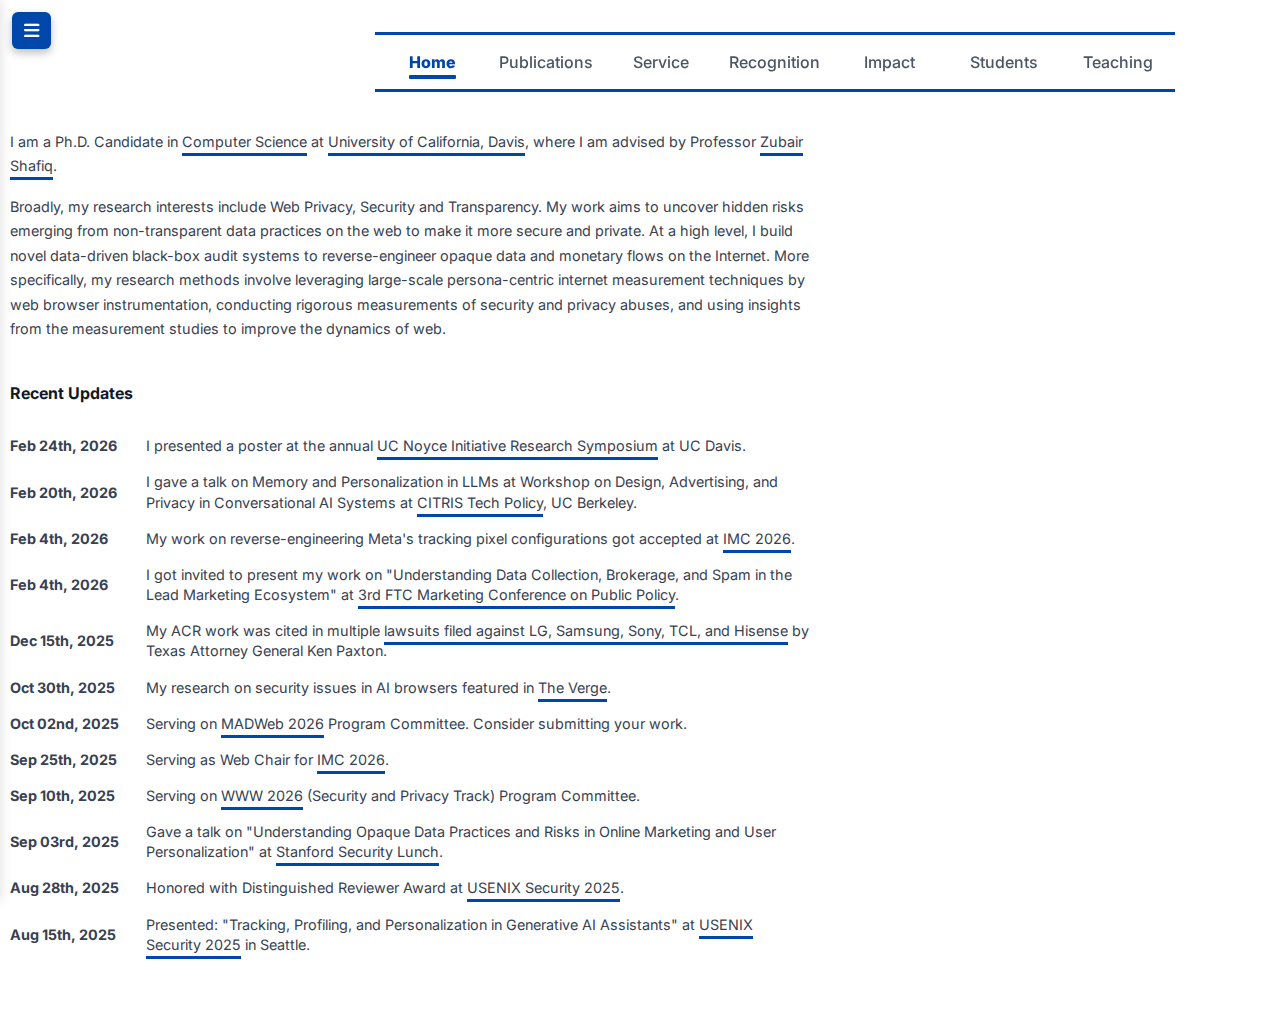
<file: index.html>
<!DOCTYPE html>
<html lang="en">
<head>
    <meta charset="UTF-8">
    <meta name="viewport" content="width=device-width, initial-scale=1.0">
    <meta http-equiv="Content-Security-Policy" content="upgrade-insecure-requests">
    <title>Yash Vekaria</title>
    <meta name="description" content="I am a PhD Candidate in the department of Computer Science and Engineering at the University of California, Davis. My research focuses on web privacy and security, transparency, and measurement studies of online tracking and advertising systems.">
    <meta name="keywords" content="Yash Vekaria, PhD candidate, computer science, UC Davis, web privacy, security, tracking, advertising">
    <meta name="author" content="Yash Vekaria">
    
    
    <meta property="og:type" content="website">
    <meta property="og:url" content="https://www.yashvekaria.com/">
    <meta property="og:title" content="Yash Vekaria">
    <meta property="og:description" content="I am a PhD Candidate in the department of Computer Science and Engineering at the University of California, Davis. My research focuses on web privacy and security, transparency, and measurement studies of online tracking and advertising systems.">
    <meta property="og:image" content="https://www.yashvekaria.com/img/profile-photo.jpg">

    
    <meta property="twitter:card" content="summary_large_image">
    <meta property="twitter:url" content="https://www.yashvekaria.com/">
    <meta property="twitter:title" content="Yash Vekaria">
    <meta property="twitter:description" content="I am a PhD Candidate in the department of Computer Science and Engineering at the University of California, Davis. My research focuses on web privacy and security, transparency, and measurement studies of online tracking and advertising systems.">
    <meta property="twitter:image" content="https://www.yashvekaria.com/img/profile-photo.jpg">
    
    <link rel="canonical" href="https://www.yashvekaria.com/">
    <link rel="icon" type="image/png" href="img/favicon.png">
    <link rel="icon" type="image/svg+xml" href="img/favicon.svg">
    <link rel="stylesheet" href="css/styles.css">
    <link rel="stylesheet" href="css/sidebar.css">
    <link href="https://fonts.googleapis.com/css2?family=Inter:wght@300;400;500;600;700&display=swap" rel="stylesheet">
    <link rel="stylesheet" href="https://cdnjs.cloudflare.com/ajax/libs/font-awesome/6.5.2/css/all.min.css">
    
    
    <script type="application/ld+json">
    {
        "@context": "https://schema.org",
        "@type": "Person",
        "name": "Yash Vekaria",
        "url": "https://www.yashvekaria.com",
        "image": "https://www.yashvekaria.com/img/profile-photo.jpg",
        "jobTitle": "PhD Candidate",
        "worksFor": {
            "@type": "Organization",
            "name": "University of California, Davis",
            "url": "https://www.ucdavis.edu"
        },
        "alumniOf": {
            "@type": "Organization",
            "name": "University of California, Davis"
        },
        "sameAs": [
            "https://scholar.google.com/citations?user=zoft_JcAAAAJ&hl=en",
            "https://linkedin.com/in/yash-vekaria",
            "https://x.com/vekariayash",
            "https://bsky.app/profile/yash-vekaria.bsky.social",
            "https://github.com/Yash-Vekaria"
        ],
        "knowsAbout": ["Web Privacy", "Computer Security", "Online Tracking", "Advertising Systems", "Agentic Systems", "LLM Security", "Measurement Studies"],
        "description": "I am a PhD Candidate in the department of Computer Science and Engineering at the University of California, Davis. My research focuses on web privacy and security, transparency, and measurement studies of online tracking and advertising systems."
    }
    </script>
</head>
<body>
    <input type="checkbox" id="sidebarToggle" class="sidebar-toggle" aria-label="Toggle sidebar">
    
    <aside class="sidebar" id="sidebar">
        <div class="sidebar-content">
            <img src="img/profile-photo.jpg" alt="Yash Vekaria" class="profile-photo">
            <h2 class="sidebar-name">Yash Vekaria</h2>
            <p class="sidebar-title">Ph.D. Candidate</p>
            <p class="affiliation-text">University of California, Davis</p>
            
            <div class="sidebar-separator"></div>
            
            <ul class="sidebar-links">
                <li>
                    <a href="mailto:yvekaria@ucdavis.edu" class="sidebar-link email">
                        <i class="fas fa-envelope"></i>
                        Email
                    </a>
                </li>
                <li>
                    <a href="https://scholar.google.com/citations?user=zoft_JcAAAAJ&hl=en" class="sidebar-link scholar" target="_blank">
                        <i class="fas fa-graduation-cap"></i>
                        Google Scholar
                    </a>
                </li>
                <li>
                    <a href="https://linkedin.com/in/yash-vekaria" class="sidebar-link linkedin" target="_blank">
                        <i class="fab fa-linkedin"></i>
                        LinkedIn
                    </a>
                </li>
                <li>
                    <a href="https://x.com/vekariayash" class="sidebar-link twitter" target="_blank">
                        <i class="fab fa-twitter"></i>
                        Twitter
                    </a>
                </li>
                <li>
                    <a href="https://bsky.app/profile/yash-vekaria.bsky.social" class="sidebar-link bluesky" target="_blank">
                        <i class="fa-brands fa-bluesky"></i>
                        BlueSky
                    </a>
                </li>
                <li>
                    <a href="https://github.com/Yash-Vekaria" class="sidebar-link github" target="_blank">
                        <i class="fab fa-github"></i>
                        GitHub
                    </a>
                </li>
                <li>
                    <a href="files/yash_vekaria_cv.pdf" class="sidebar-link cv" target="_blank">
                        <i class="fa-solid fa-file"></i>
                        CV
                    </a>
                </li>
            </ul>
        </div>
    </aside>

    
    <label class="mobile-menu-toggle" for="sidebarToggle">
        <i class="fas fa-bars" aria-hidden="true"></i>
        <span class="sr-only">Toggle sidebar</span>
    </label>

    
    <label class="sidebar-overlay" for="sidebarToggle" aria-hidden="true"></label>

    
    <div class="main-content">
    
    <header class="header">
        <div class="container">
            <div class="header-content">
                <nav class="nav">
                    <ul class="nav-list">
                        <li><a href="index.html" class="nav-link active">Home</a></li>
                        <li><a href="publications.html" class="nav-link">Publications</a></li>
                        <li><a href="service.html" class="nav-link">Service</a></li>
                        <li><a href="recognition.html" class="nav-link">Recognition</a></li>
                        <li><a href="impact.html" class="nav-link">Impact</a></li>
                        <li><a href="students.html" class="nav-link">Students</a></li>
                        <li><a href="teaching.html" class="nav-link">Teaching</a></li>
                    </ul>
                </nav>
            </div>
        </div>
    </header>

    
    <main class="main">
        <div class="container">
            
            <section class="about">
                <p class="about-text">
                    I am a Ph.D. Candidate in <a href="https://cs.ucdavis.edu" class="update-link">Computer Science</a> at <a href="https://www.ucdavis.edu" class="update-link">University of California, Davis</a>, where I am advised by Professor <a href="https://web.cs.ucdavis.edu/~zubair/" class="update-link">Zubair Shafiq</a>.
                </p>
                
                <p class="about-text">
                    Broadly, my research interests include Web Privacy, Security and Transparency. My work aims to uncover hidden risks emerging from non-transparent data practices on the web to make it more secure and private. At a high level, I build novel data-driven black-box audit systems to reverse-engineer opaque data and monetary flows on the Internet. More specifically, my research methods involve leveraging large-scale persona-centric internet measurement techniques by web browser instrumentation, conducting rigorous measurements of security and privacy abuses, and using insights from the measurement studies to improve the dynamics of web.
                </p>
            </section>
            
            
            <section class="updates">
                <h3 class="section-title">Recent Updates</h3>
                <div class="updates-list">
                    <div class="update-item">
                        <div class="update-date">Feb 24th, 2026</div>
                        <div class="update-content">
                            I presented a poster at the annual <a href="https://ucnoyce.org/events/uc-noyce-initiative-research-symposium-uc-davis" class="update-link">UC Noyce Initiative Research Symposium</a> at UC Davis.
                        </div>
                    </div>
                    <div class="update-item">
                        <div class="update-date">Feb 20th, 2026</div>
                        <div class="update-content">
                            I gave a talk on Memory and Personalization in LLMs at Workshop on Design, Advertising, and Privacy in Conversational AI Systems at <a href="https://citris-uc.org/research/citris-tech-policy/" class="update-link">CITRIS Tech Policy</a>, UC Berkeley.
                        </div>
                    </div>
                    <div class="update-item">
                        <div class="update-date">Feb 4th, 2026</div>
                        <div class="update-content">
                            My work on reverse-engineering Meta's tracking pixel configurations got accepted at <a href="https://conferences.sigcomm.org/imc/2026/" class="update-link">IMC 2026</a>.
                        </div>
                    </div>
                    <div class="update-item">
                        <div class="update-date">Feb 4th, 2026</div>
                        <div class="update-content">
                            I got invited to present my work on "Understanding Data Collection, Brokerage, and Spam in the Lead Marketing Ecosystem" at <a href="https://www.ftc.gov/news-events/events/2026/03/third-federal-trade-commission-conference-marketing-public-policy" class="update-link">3rd FTC Marketing Conference on Public Policy</a>.
                        </div>
                    </div>
                    <div class="update-item">
                        <div class="update-date">Dec 15th, 2025</div>
                        <div class="update-content">
                            My ACR work was cited in multiple <a href="https://texasattorneygeneral.gov/news/releases/attorney-general-paxton-sues-five-major-tv-companies-including-some-ties-ccp-spying-texans" class="update-link">lawsuits filed against LG, Samsung, Sony, TCL, and Hisense</a> by Texas Attorney General Ken Paxton.
                        </div>
                    </div>
                    <div class="update-item">
                        <div class="update-date">Oct 30th, 2025</div>
                        <div class="update-content">
                            My research on security issues in AI browsers featured in <a href="https://www.theverge.com/report/810083/ai-browser-cybersecurity-problems" class="update-link">The Verge</a>.
                        </div>
                    </div>
                    <div class="update-item">
                        <div class="update-date">Oct 02nd, 2025</div>
                        <div class="update-content">
                            Serving on <a href="https://madweb.work" class="update-link">MADWeb 2026</a> Program Committee. Consider submitting your work.
                        </div>
                    </div>
                    <div class="update-item">
                        <div class="update-date">Sep 25th, 2025</div>
                        <div class="update-content">
                            Serving as Web Chair for <a href="https://conferences.sigcomm.org/imc/2026/" class="update-link">IMC 2026</a>.
                        </div>
                    </div>
                    <div class="update-item">
                        <div class="update-date">Sep 10th, 2025</div>
                        <div class="update-content">
                            Serving on <a href="https://www2026.thewebconf.org" class="update-link">WWW 2026</a> (Security and Privacy Track) Program Committee.
                        </div>
                    </div>
                    <div class="update-item">
                        <div class="update-date">Sep 03rd, 2025</div>
                        <div class="update-content">
                            Gave a talk on "Understanding Opaque Data Practices and Risks in Online Marketing and User Personalization" at <a href="https://securitylunch.stanford.edu/archive" class="update-link">Stanford Security Lunch</a>.
                        </div>
                    </div>
                    <div class="update-item">
                        <div class="update-date">Aug 28th, 2025</div>
                        <div class="update-content">
                            Honored with Distinguished Reviewer Award at <a href="#" class="update-link">USENIX Security 2025</a>.
                        </div>
                    </div>
                    <div class="update-item">
                        <div class="update-date">Aug 15th, 2025</div>
                        <div class="update-content">
                            Presented: "Tracking, Profiling, and Personalization in Generative AI Assistants" at <a href="#" class="update-link">USENIX Security 2025</a> in Seattle.
                        </div>
                    </div>
                </div>
            </section>


        </div>
    </main>

        </div>

</body>
</html>
</file>
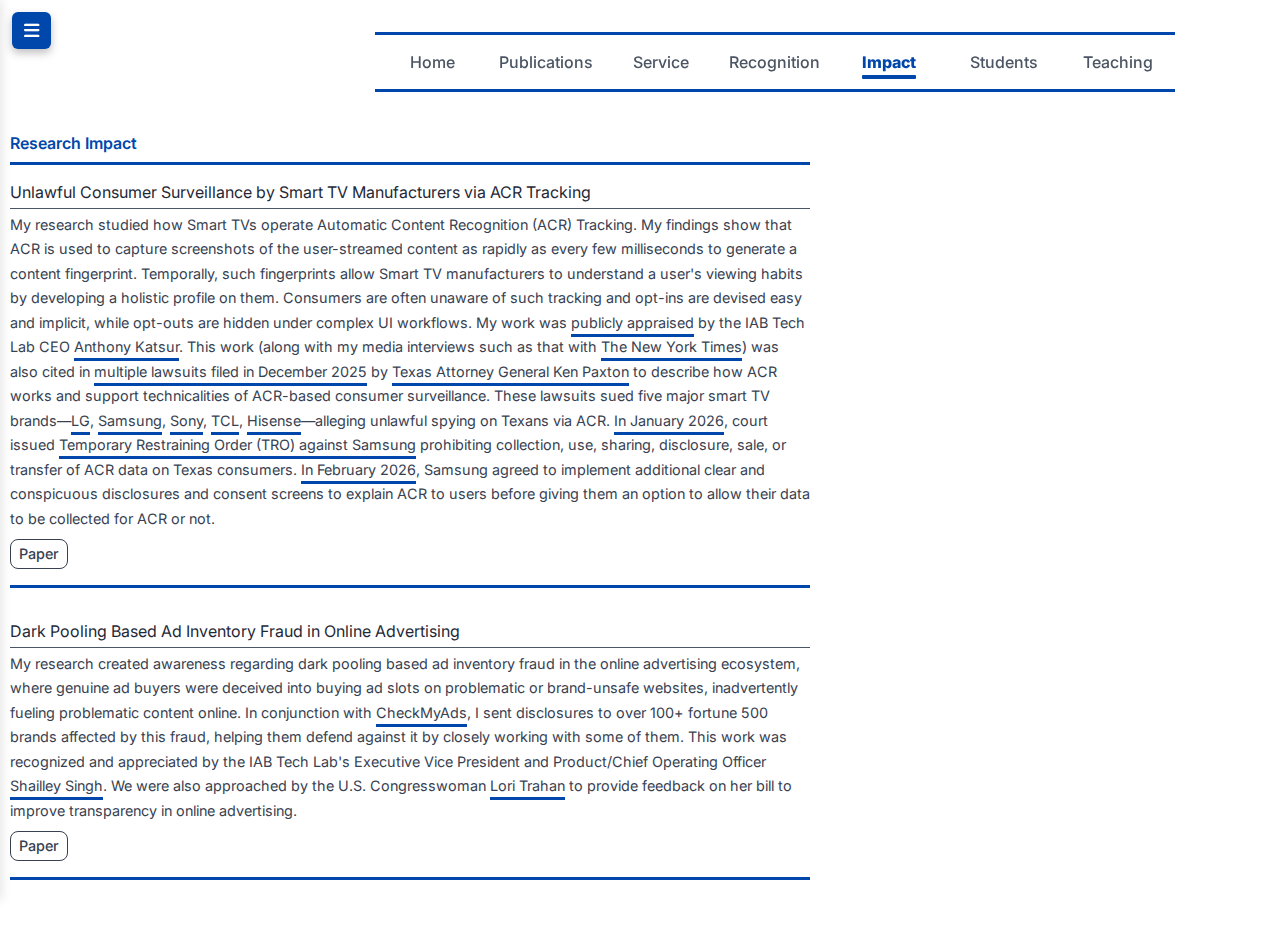
<file: impact.html>
<!DOCTYPE html>
<html lang="en">
<head>
    <meta charset="UTF-8">
    <meta name="viewport" content="width=device-width, initial-scale=1.0">
    <meta http-equiv="Content-Security-Policy" content="upgrade-insecure-requests">
    <title>Impact - Yash Vekaria</title>
    <link rel="icon" type="image/png" href="img/favicon.png">
    <link rel="icon" type="image/svg+xml" href="img/favicon.svg">
    <link rel="stylesheet" href="css/styles.css">
    <link rel="stylesheet" href="css/sidebar.css">
    <link href="https://fonts.googleapis.com/css2?family=Inter:wght@300;400;500;600;700&display=swap" rel="stylesheet">
    <link rel="stylesheet" href="https://cdnjs.cloudflare.com/ajax/libs/font-awesome/6.5.2/css/all.min.css">
</head>
<body>
    <input type="checkbox" id="sidebarToggle" class="sidebar-toggle" aria-label="Toggle sidebar">
    
    <aside class="sidebar" id="sidebar">
        <div class="sidebar-content">
            <img src="img/profile-photo.jpg" alt="Yash Vekaria" class="profile-photo">
            <h2 class="sidebar-name">Yash Vekaria</h2>
            <p class="sidebar-title">Ph.D. Candidate</p>
            <p class="affiliation-text">University of California, Davis</p>
            
            <div class="sidebar-separator"></div>
            
            <ul class="sidebar-links">
                <li>
                    <a href="mailto:yvekaria@ucdavis.edu" class="sidebar-link email">
                        <i class="fas fa-envelope"></i>
                        Email
                    </a>
                </li>
                <li>
                    <a href="https://scholar.google.com/citations?user=zoft_JcAAAAJ&hl=en" class="sidebar-link scholar" target="_blank">
                        <i class="fas fa-graduation-cap"></i>
                        Google Scholar
                    </a>
                </li>
                <li>
                    <a href="https://linkedin.com/in/yash-vekaria" class="sidebar-link linkedin" target="_blank">
                        <i class="fab fa-linkedin"></i>
                        LinkedIn
                    </a>
                </li>
                <li>
                    <a href="https://x.com/vekariayash" class="sidebar-link twitter" target="_blank">
                        <i class="fab fa-twitter"></i>
                        Twitter
                    </a>
                </li>
                <li>
                    <a href="https://bsky.app/profile/yash-vekaria.bsky.social" class="sidebar-link bluesky" target="_blank">
                        <i class="fa-brands fa-bluesky"></i>
                        BlueSky
                    </a>
                </li>
                <li>
                    <a href="https://github.com/Yash-Vekaria" class="sidebar-link github" target="_blank">
                        <i class="fab fa-github"></i>
                        GitHub
                    </a>
                </li>
                <li>
                    <a href="files/yash_vekaria_cv.pdf" class="sidebar-link cv" target="_blank">
                        <i class="fa-solid fa-file"></i>
                        CV
                    </a>
                </li>
            </ul>
        </div>
    </aside>
    
    <label class="mobile-menu-toggle" for="sidebarToggle">
        <i class="fas fa-bars" aria-hidden="true"></i>
        <span class="sr-only">Toggle sidebar</span>
    </label>

    <label class="sidebar-overlay" for="sidebarToggle" aria-hidden="true"></label>

    <div class="main-content">
        <header class="header">
            <div class="container">
                <div class="header-content">
                    <nav class="nav">
                        <ul class="nav-list">
                            <li><a href="index.html" class="nav-link">Home</a></li>
                            <li><a href="publications.html" class="nav-link">Publications</a></li>
                            <li><a href="service.html" class="nav-link">Service</a></li>
                            <li><a href="recognition.html" class="nav-link">Recognition</a></li>
                            <li><a href="impact.html" class="nav-link active">Impact</a></li>
                            <li><a href="students.html" class="nav-link">Students</a></li>
                            <li><a href="teaching.html" class="nav-link">Teaching</a></li>
                        </ul>
                    </nav>
                </div>
            </div>
        </header>

        <main class="main">
            <div class="container">
                <section class="service-section">
                    <div class="service-list">
                        <h2 class="bibliography first-heading">Research Impact</h2>
                        
                        <div class="service-entry impact-entry">
                            <h3 class="impact-title">Unlawful Consumer Surveillance by Smart TV Manufacturers via ACR Tracking</h3>
                            <div class="impact-separator"></div>
                            <div class="impact-text">
                                My research studied how Smart TVs operate Automatic Content Recognition (ACR) Tracking. 
                                My findings show that ACR is used to capture screenshots of the user-streamed content as rapidly as every few milliseconds to generate a content fingerprint. 
                                Temporally, such fingerprints allow Smart TV manufacturers to understand a user's viewing habits by developing a holistic profile on them. 
                                Consumers are often unaware of such tracking and opt-ins are devised easy and implicit, while opt-outs are hidden under complex UI workflows. 
                                My work was <a href="https://x.com/anthonykatsur/status/1839016293581590806" class="update-link" target="_blank">publicly appraised</a> by the IAB Tech Lab CEO <a href="https://iabtechlab.com/about-the-iab-tech-lab/tech-lab-leadership/anthony-katsur/" class="update-link" target="_blank">Anthony Katsur</a>. 
                                This work (along with my media interviews such as that with <a href="https://www.nytimes.com/wirecutter/reviews/advice-smart-devices-data-tracking/" class="update-link" target="_blank">The New York Times</a>) was also cited in <a href="https://texasattorneygeneral.gov/news/releases/attorney-general-paxton-sues-five-major-tv-companies-including-some-ties-ccp-spying-texans" class="update-link" target="_blank">multiple lawsuits filed in December 2025</a> by <a href="https://www.texasattorneygeneral.gov" class="update-link" target="_blank">Texas Attorney General Ken Paxton</a> to describe how ACR works and support technicalities of ACR-based consumer surveillance. 
                                These lawsuits sued five major smart TV brands—<a href="https://www.texasattorneygeneral.gov/sites/default/files/images/press/LG%20TV%20Petition%20Filed.pdf" class="update-link" target="_blank">LG</a>, <a href="https://texasattorneygeneral.gov/sites/default/files/images/press/Samsung%20TV%20Petition%20Filed.pdf" class="update-link" target="_blank">Samsung</a>, <a href="https://texasattorneygeneral.gov/sites/default/files/images/press/Sony%20TV%20Petition%20Filed.pdf" class="update-link" target="_blank">Sony</a>, <a href="https://texasattorneygeneral.gov/sites/default/files/images/press/TCL%20TV%20Petition%20Filed.pdf" class="update-link" target="_blank">TCL</a>, <a href="https://www.texasattorneygeneral.gov/sites/default/files/images/press/Hisense%20TV%20Petition%20Filed.pdf" class="update-link" target="_blank">Hisense</a>—alleging unlawful spying on Texans via ACR. 
                                <a href="https://www.texasattorneygeneral.gov/news/releases/attorney-general-ken-paxton-secures-major-win-stopping-samsung-using-its-smart-tvs-illegally-spy" class="update-link" target="_blank">In January 2026</a>, court issued <a href="https://www.texasattorneygeneral.gov/sites/default/files/images/press/TRO_0.pdf" class="update-link" target="_blank">Temporary Restraining Order (TRO) against Samsung</a> prohibiting collection, use, sharing, disclosure, sale, or transfer of ACR data on Texas consumers.
                                <a href="https://www.texasattorneygeneral.gov/news/releases/attorney-general-paxton-secures-major-agreement-samsung-ensure-texans-are-protected-smart-tvs" class="update-link" target="_blank">In February 2026</a>, Samsung agreed to implement additional clear and conspicuous disclosures and consent screens to explain ACR to users before giving them an option to allow their data to be collected for ACR or not.
                            </div>
                            <div class="links">
                                <a href="https://dl.acm.org/doi/10.1145/3646547.3689013" class="pub-link" target="_blank">Paper</a>
                            </div>
                        </div>

                        <div class="service-entry impact-entry">
                            <h3 class="impact-title">Dark Pooling Based Ad Inventory Fraud in Online Advertising</h3>
                            <div class="impact-separator"></div>
                            <div class="impact-text">
                                My research created awareness regarding dark pooling based ad inventory fraud in the online advertising ecosystem, where genuine ad buyers were deceived into buying ad slots on problematic or brand-unsafe websites, inadvertently fueling problematic content online. 
                                In conjunction with <a href="https://checkmyads.org" class="update-link" target="_blank">CheckMyAds</a>, I sent disclosures to over 100+ fortune 500 brands affected by this fraud, helping them defend against it by closely working with some of them. 
                                This work was recognized and appreciated by the IAB Tech Lab's Executive Vice President and Product/Chief Operating Officer <a href="https://iabtechlab.com/about-the-iab-tech-lab/tech-lab-team/shailley-singh/" class="update-link" target="_blank">Shailley Singh</a>. 
                                We were also approached by the U.S. Congresswoman <a href="https://trahan.house.gov" class="update-link" target="_blank">Lori Trahan</a> to provide feedback on her bill to improve transparency in online advertising.
                            </div>
                            <div class="links">
                                <a href="https://www.computer.org/csdl/proceedings-article/sp/2024/313000a003/1RjE9IqnVPq" class="pub-link" target="_blank">Paper</a>
                            </div>
                        </div>
                    </div>
                </section>
            </div>
        </main>
    </div>
</body>
</html>
</file>
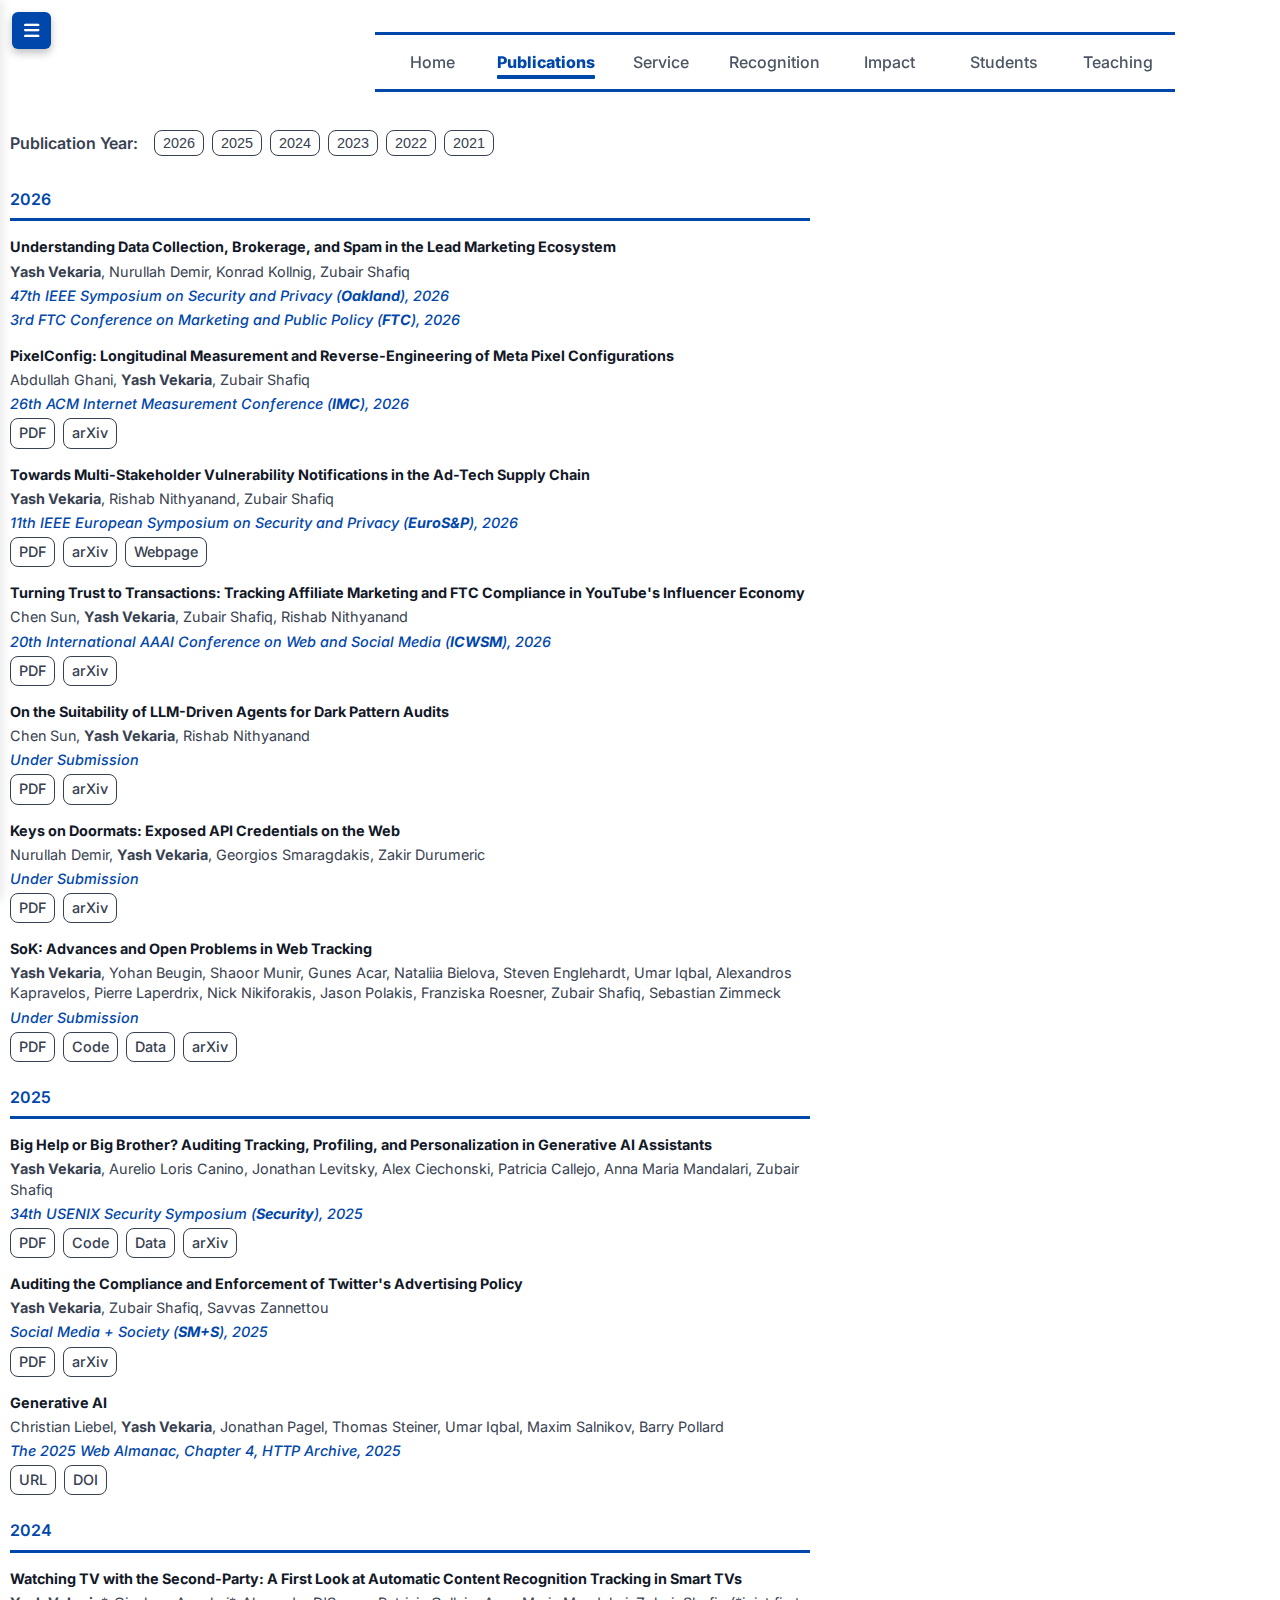
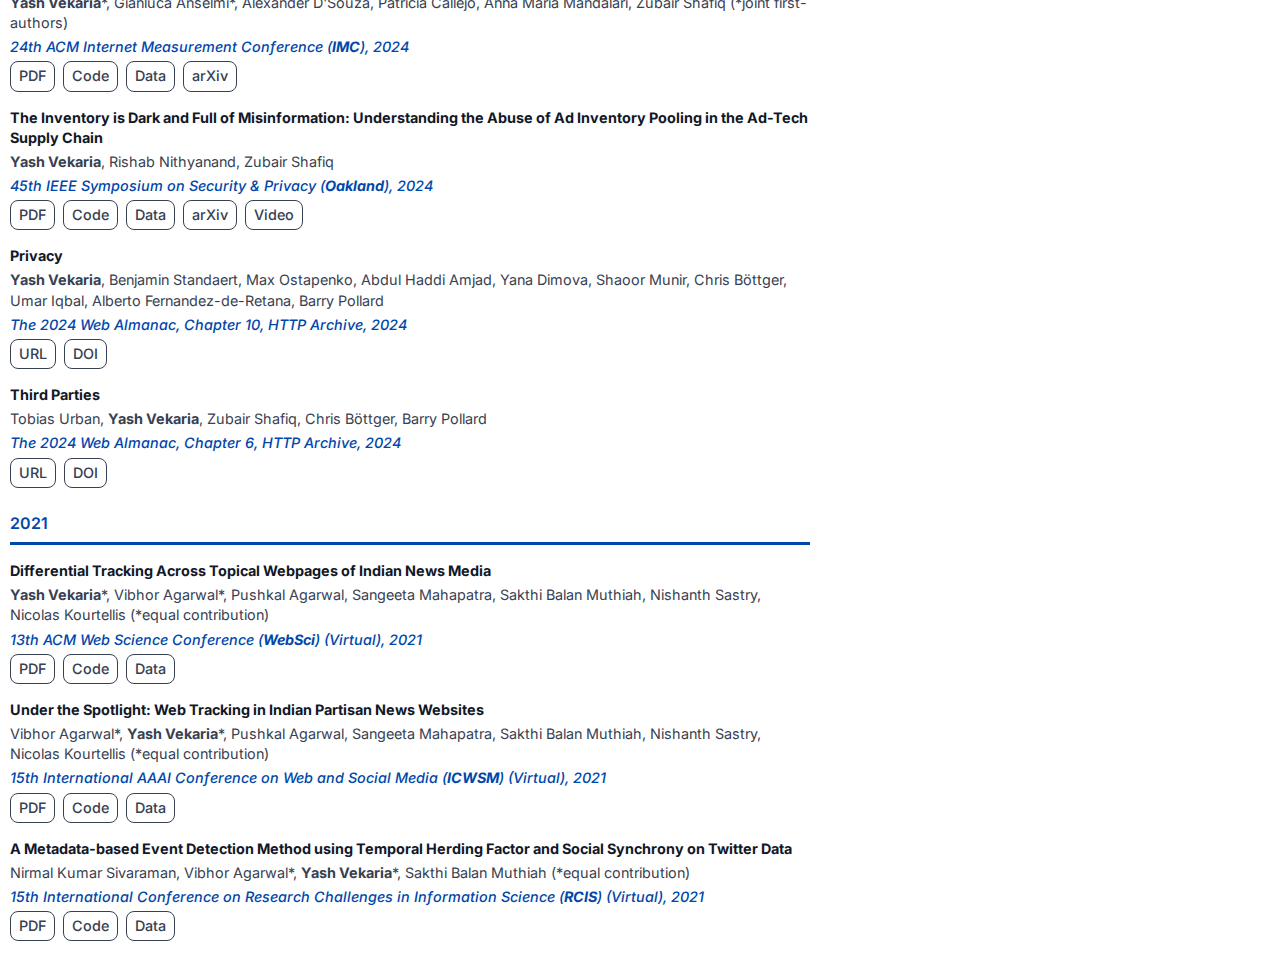
<file: publications.html>
<!DOCTYPE html>
<html lang="en">
<head>
    <meta charset="UTF-8">
    <meta name="viewport" content="width=device-width, initial-scale=1.0">
    <meta http-equiv="Content-Security-Policy" content="upgrade-insecure-requests">
    <title>Publications - Yash Vekaria</title>
    <link rel="icon" type="image/png" href="img/favicon.png">
    <link rel="icon" type="image/svg+xml" href="img/favicon.svg">
    <link rel="stylesheet" href="css/styles.css">
    <link rel="stylesheet" href="css/sidebar.css">
    <link href="https://fonts.googleapis.com/css2?family=Inter:wght@300;400;500;600;700&display=swap" rel="stylesheet">
    <link rel="stylesheet" href="https://cdnjs.cloudflare.com/ajax/libs/font-awesome/6.5.2/css/all.min.css">
</head>
<body>
    <input type="checkbox" id="sidebarToggle" class="sidebar-toggle" aria-label="Toggle sidebar">
    
    <aside class="sidebar" id="sidebar">
        <div class="sidebar-content">
            <img src="img/profile-photo.jpg" alt="Yash Vekaria" class="profile-photo">
            <h2 class="sidebar-name">Yash Vekaria</h2>
            <p class="sidebar-title">Ph.D. Candidate</p>
            <p class="affiliation-text">University of California, Davis</p>
            
            <div class="sidebar-separator"></div>
            
            <ul class="sidebar-links">
                <li>
                    <a href="mailto:yvekaria@ucdavis.edu" class="sidebar-link email">
                        <i class="fas fa-envelope"></i>
                        Email
                    </a>
                </li>
                <li>
                    <a href="https://scholar.google.com/citations?user=zoft_JcAAAAJ&hl=en" class="sidebar-link scholar" target="_blank">
                        <i class="fas fa-graduation-cap"></i>
                        Google Scholar
                    </a>
                </li>
                <li>
                    <a href="https://linkedin.com/in/yash-vekaria" class="sidebar-link linkedin" target="_blank">
                        <i class="fab fa-linkedin"></i>
                        LinkedIn
                    </a>
                </li>
                <li>
                    <a href="https://x.com/vekariayash" class="sidebar-link twitter" target="_blank">
                        <i class="fab fa-twitter"></i>
                        Twitter
                    </a>
                </li>
                <li>
                    <a href="https://bsky.app/profile/yash-vekaria.bsky.social" class="sidebar-link bluesky" target="_blank">
                        <i class="fa-brands fa-bluesky"></i>
                        BlueSky
                    </a>
                </li>
                <li>
                    <a href="https://github.com/Yash-Vekaria" class="sidebar-link github" target="_blank">
                        <i class="fab fa-github"></i>
                        GitHub
                    </a>
                </li>
                <li>
                    <a href="files/yash_vekaria_cv.pdf" class="sidebar-link cv" target="_blank">
                        <i class="fa-solid fa-file"></i>
                        CV
                    </a>
                </li>
            </ul>
        </div>
    </aside>

    
    <label class="mobile-menu-toggle" for="sidebarToggle">
        <i class="fas fa-bars" aria-hidden="true"></i>
        <span class="sr-only">Toggle sidebar</span>
    </label>

    
    <label class="sidebar-overlay" for="sidebarToggle" aria-hidden="true"></label>

    
    <div class="main-content">
        
        <header class="header">
            <div class="container">
                <div class="header-content">
                    <nav class="nav">
                        <ul class="nav-list">
                            <li><a href="index.html" class="nav-link">Home</a></li>
                            <li><a href="publications.html" class="nav-link active">Publications</a></li>
                            <li><a href="service.html" class="nav-link">Service</a></li>
                            <li><a href="recognition.html" class="nav-link">Recognition</a></li>
                            <li><a href="impact.html" class="nav-link">Impact</a></li>
                            <li><a href="students.html" class="nav-link">Students</a></li>
                            <li><a href="teaching.html" class="nav-link">Teaching</a></li>
                        </ul>
                    </nav>
                </div>
            </div>
        </header>

        
        <main class="main">
            <div class="container">
            
            <section class="publications-section">
                <div class="publication-filters">
                    <span class="filter-label">Publication Year:</span>
                    <div class="year-filters">
                        <button class="year-filter" data-year="2026">2026</button>
                        <button class="year-filter" data-year="2025">2025</button>
                        <button class="year-filter" data-year="2024">2024</button>
                        <button class="year-filter" data-year="2023">2023</button>
                        <button class="year-filter" data-year="2022">2022</button>
                        <button class="year-filter" data-year="2021">2021</button>
                    </div>
                </div>
                <div class="publications-list">
                    
                    <h2 class="bibliography" data-year="2026">2026</h2>

                    <div class="publication-entry" data-year="2026">
                        <div class="publication-title">Understanding Data Collection, Brokerage, and Spam in the Lead Marketing Ecosystem</div>
                        <div class="publication-authors"><strong>Yash Vekaria</strong>, Nurullah Demir, Konrad Kollnig, Zubair Shafiq</div>
                        <div class="publication-venue">47th IEEE Symposium on Security and Privacy (<strong>Oakland</strong>), 2026</div>
                        <div class="publication-venue">3rd FTC Conference on Marketing and Public Policy (<strong>FTC</strong>), 2026</div>
                    </div>

                    <div class="publication-entry" data-year="2026">
                        <div class="publication-title">PixelConfig: Longitudinal Measurement and Reverse-Engineering of Meta Pixel Configurations</div>
                        <div class="publication-authors">Abdullah Ghani, <strong>Yash Vekaria</strong>, Zubair Shafiq</div>
                        <div class="publication-venue">26th ACM Internet Measurement Conference (<strong>IMC</strong>), 2026</div>
                        <div class="links">
                            <a href="https://arxiv.org/pdf/2603.09380" class="pub-link">PDF</a>
                            <a href="https://arxiv.org/abs/2603.09380" class="pub-link">arXiv</a>
                        </div>
                    </div>

                    <div class="publication-entry" data-year="2026">
                        <div class="publication-title">Towards Multi-Stakeholder Vulnerability Notifications in the Ad-Tech Supply Chain</div>
                        <div class="publication-authors"><strong>Yash Vekaria</strong>, Rishab Nithyanand, Zubair Shafiq</div>
                        <div class="publication-venue">11th IEEE European Symposium on Security and Privacy (<strong>EuroS&P</strong>), 2026</div>
                        <div class="links">
                            <a href="https://arxiv.org/pdf/2406.06958" class="pub-link">PDF</a>
                            <a href="https://arxiv.org/abs/2406.06958" class="pub-link">arXiv</a>
                            <a href="https://ad-inventory-fraud.github.io" class="pub-link">Webpage</a>
                        </div>
                    </div>
                    
                    <div class="publication-entry" data-year="2026">
                        <div class="publication-title">Turning Trust to Transactions: Tracking Affiliate Marketing and FTC Compliance in YouTube's Influencer Economy</div>
                        <div class="publication-authors">Chen Sun, <strong>Yash Vekaria</strong>, Zubair Shafiq, Rishab Nithyanand</div>
                        <div class="publication-venue">20th International AAAI Conference on Web and Social Media (<strong>ICWSM</strong>), 2026</div>
                        <div class="links">
                            <a href="https://arxiv.org/pdf/2603.04383" class="pub-link">PDF</a>
                            <a href="https://arxiv.org/abs/2603.04383" class="pub-link">arXiv</a>
                        </div>
                    </div>

                    <div class="publication-entry" data-year="2026">
                        <div class="publication-title">On the Suitability of LLM-Driven Agents for Dark Pattern Audits</div>
                        <div class="publication-authors">Chen Sun, <strong>Yash Vekaria</strong>, Rishab Nithyanand</div>
                        <div class="publication-venue">Under Submission</div>
                        <div class="links">
                            <a href="https://arxiv.org/pdf/2603.03881" class="pub-link">PDF</a>
                            <a href="https://arxiv.org/abs/2603.03881" class="pub-link">arXiv</a>
                        </div>
                    </div>

                    <div class="publication-entry" data-year="2026">
                        <div class="publication-title">Keys on Doormats: Exposed API Credentials on the Web</div>
                        <div class="publication-authors">Nurullah Demir, <strong>Yash Vekaria</strong>, Georgios Smaragdakis, Zakir Durumeric</div>
                        <div class="publication-venue">Under Submission</div>
                        <div class="links">
                            <a href="https://arxiv.org/pdf/2603.12498" class="pub-link">PDF</a>
                            <a href="https://arxiv.org/abs/2603.12498" class="pub-link">arXiv</a>
                        </div>
                    </div>

                    <div class="publication-entry" data-year="2026">
                        <div class="publication-title">SoK: Advances and Open Problems in Web Tracking</div>
                        <div class="publication-authors"><strong>Yash Vekaria</strong>, Yohan Beugin, Shaoor Munir, Gunes Acar, Nataliia Bielova, Steven Englehardt, Umar Iqbal, Alexandros Kapravelos, Pierre Laperdrix, Nick Nikiforakis, Jason Polakis, Franziska Roesner, Zubair Shafiq, Sebastian Zimmeck</div>
                        <div class="publication-venue">Under Submission</div>
                        <div class="links">
                            <a href="https://arxiv.org/pdf/2506.14057" class="pub-link">PDF</a>
                            <a href="https://github.com/privacysandstorm/sok-advances-open-problems-web-tracking" class="pub-link">Code</a>
                            <a href="https://osf.io/zsy7e/overview?view_only=a346b98bf89244b5b17d842f6fb3fb13" class="pub-link">Data</a>
                            <a href="https://arxiv.org/abs/2506.14057" class="pub-link">arXiv</a>
                        </div>
                    </div>
                    
                    
                    <h2 class="bibliography" data-year="2025">2025</h2>
                    
                    <div class="publication-entry" data-year="2025">
                        <div class="publication-title">Big Help or Big Brother? Auditing Tracking, Profiling, and Personalization in Generative AI Assistants</div>
                        <div class="publication-authors"><strong>Yash Vekaria</strong>, Aurelio Loris Canino, Jonathan Levitsky, Alex Ciechonski, Patricia Callejo, Anna Maria Mandalari, Zubair Shafiq</div>
                        <div class="publication-venue">34th USENIX Security Symposium (<strong>Security</strong>), 2025</div>
                        <div class="links">
                            <a href="https://www.usenix.org/conference/usenixsecurity25/presentation/vekaria" class="pub-link">PDF</a>
                            <a href="https://github.com/Yash-Vekaria/genai-assistants" class="pub-link">Code</a>
                            <a href="https://doi.org/10.5281/zenodo.15530229" class="pub-link">Data</a>
                            <a href="https://arxiv.org/abs/2503.16586" class="pub-link">arXiv</a>
                        </div>
                    </div>

                    <div class="publication-entry" data-year="2025">
                        <div class="publication-title">Auditing the Compliance and Enforcement of Twitter's Advertising Policy</div>
                        <div class="publication-authors"><strong>Yash Vekaria</strong>, Zubair Shafiq, Savvas Zannettou</div>
                        <div class="publication-venue">Social Media + Society (<strong>SM+S</strong>), 2025</div>
                        <div class="links">
                            <a href="https://doi.org/10.1177/20563051251319675" class="pub-link">PDF</a>
                            <a href="https://arxiv.org/abs/2309.12591" class="pub-link">arXiv</a>
                        </div>
                    </div>

                    <div class="publication-entry" data-year="2025">
                        <div class="publication-title">Generative AI</div>
                        <div class="publication-authors">Christian Liebel, <strong>Yash Vekaria</strong>, Jonathan Pagel, Thomas Steiner, Umar Iqbal, Maxim Salnikov, Barry Pollard</div>
                        <div class="publication-venue">The 2025 Web Almanac, Chapter 4, HTTP Archive, 2025</div>
                        <div class="links">
                            <a href="https://almanac.httparchive.org/en/2025/generative-ai" class="pub-link">URL</a>
                            <a href="https://doi.org/10.5281/zenodo.18246438" class="pub-link">DOI</a>
                        </div>
                    </div>

                    
                    <h2 class="bibliography" data-year="2024">2024</h2>
                    
                    <div class="publication-entry" data-year="2024">
                        <div class="publication-title">Watching TV with the Second-Party: A First Look at Automatic Content Recognition Tracking in Smart TVs</div>
                        <div class="publication-authors"><strong>Yash Vekaria</strong>*, Gianluca Anselmi*, Alexander D'Souza, Patricia Callejo, Anna Maria Mandalari, Zubair Shafiq (*joint first-authors)</div>
                        <div class="publication-venue">24th ACM Internet Measurement Conference (<strong>IMC</strong>), 2024</div>
                        <div class="links">
                            <a href="https://doi.org/10.1145/3646547.3689013" class="pub-link">PDF</a>
                            <a href="https://github.com/SafeNetIoT/ACR" class="pub-link">Code</a>
                            <a href="https://drive.google.com/drive/folders/1cqK2IJ6h-t92XyKy93zZ2NT2NxrXS_Nz?usp=share_link" class="pub-link">Data</a>
                            <a href="https://arxiv.org/abs/2409.06203" class="pub-link">arXiv</a>
                        </div>
                    </div>

                    <div class="publication-entry" data-year="2024">
                        <div class="publication-title">The Inventory is Dark and Full of Misinformation: Understanding the Abuse of Ad Inventory Pooling in the Ad-Tech Supply Chain</div>
                        <div class="publication-authors"><strong>Yash Vekaria</strong>, Rishab Nithyanand, Zubair Shafiq</div>
                        <div class="publication-venue">45th IEEE Symposium on Security & Privacy (<strong>Oakland</strong>), 2024</div>
                        <div class="links">
                            <a href="https://doi.ieeecomputersociety.org/10.1109/SP54263.2024.00003" class="pub-link">PDF</a>
                            <a href="https://github.com/Yash-Vekaria/Ad-Inventory-Fraud-Measurement" class="pub-link">Code</a>
                            <a href="https://osf.io/hxfkw/?view_only=bda006ebbd7d4ec2be869cbb198c6bd5" class="pub-link">Data</a>
                            <a href="https://arxiv.org/abs/2210.06654" class="pub-link">arXiv</a>
                            <a href="https://www.youtube.com/watch?v=_yIlCzKRT4E" class="pub-link">Video</a>
                        </div>
                    </div>

                    <div class="publication-entry" data-year="2024">
                        <div class="publication-title">Privacy</div>
                        <div class="publication-authors"><strong>Yash Vekaria</strong>, Benjamin Standaert, Max Ostapenko, Abdul Haddi Amjad, Yana Dimova, Shaoor Munir, Chris Böttger, Umar Iqbal, Alberto Fernandez-de-Retana, Barry Pollard</div>
                        <div class="publication-venue">The 2024 Web Almanac, Chapter 10, HTTP Archive, 2024</div>
                        <div class="links">
                            <a href="https://almanac.httparchive.org/en/2024/privacy" class="pub-link">URL</a>
                            <a href="https://doi.org/10.5281/zenodo.14261510" class="pub-link">DOI</a>
                        </div>
                    </div>

                    <div class="publication-entry" data-year="2024">
                        <div class="publication-title">Third Parties</div>
                        <div class="publication-authors">Tobias Urban, <strong>Yash Vekaria</strong>, Zubair Shafiq, Chris Böttger, Barry Pollard</div>
                        <div class="publication-venue">The 2024 Web Almanac, Chapter 6, HTTP Archive, 2024</div>
                        <div class="links">
                            <a href="https://almanac.httparchive.org/en/2024/third-parties" class="pub-link">URL</a>
                            <a href="https://doi.org/10.5281/zenodo.14193384" class="pub-link">DOI</a>
                        </div>
                    </div>

                    
                    <h2 class="bibliography" data-year="2021">2021</h2>
                    
                    <div class="publication-entry" data-year="2021">
                        <div class="publication-title">Differential Tracking Across Topical Webpages of Indian News Media</div>
                        <div class="publication-authors"><strong>Yash Vekaria</strong>*, Vibhor Agarwal*, Pushkal Agarwal, Sangeeta Mahapatra, Sakthi Balan Muthiah, Nishanth Sastry, Nicolas Kourtellis (*equal contribution)</div>
                        <div class="publication-venue">13th ACM Web Science Conference (<strong>WebSci</strong>) (Virtual), 2021</div>
                        <div class="links">
                            <a href="https://doi.org/10.1145/3447535.3462497" class="pub-link">PDF</a>
                            <a href="https://github.com/Yash-Vekaria/Topical-Tracking-Indian-News-Websites" class="pub-link">Code</a>
                            <a href="https://nms.kcl.ac.uk/netsys/datasets/india-topic/" class="pub-link">Data</a>
                        </div>
                    </div>

                    <div class="publication-entry" data-year="2021">
                        <div class="publication-title">Under the Spotlight: Web Tracking in Indian Partisan News Websites</div>
                        <div class="publication-authors">Vibhor Agarwal*, <strong>Yash Vekaria</strong>*, Pushkal Agarwal, Sangeeta Mahapatra, Sakthi Balan Muthiah, Nishanth Sastry, Nicolas Kourtellis (*equal contribution)</div>
                        <div class="publication-venue">15th International AAAI Conference on Web and Social Media (<strong>ICWSM</strong>) (Virtual), 2021</div>
                        <div class="links">
                            <a href="https://ojs.aaai.org/index.php/ICWSM/article/view/18038" class="pub-link">PDF</a>
                            <a href="https://github.com/Yash-Vekaria/Web-Tracking-in-Indian-Partisan-News-Websites" class="pub-link">Code</a>
                            <a href="https://nms.kcl.ac.uk/netsys/datasets/india-tracking/" class="pub-link">Data</a>
                        </div>
                    </div>

                    <div class="publication-entry" data-year="2021">
                        <div class="publication-title">A Metadata-based Event Detection Method using Temporal Herding Factor and Social Synchrony on Twitter Data</div>
                        <div class="publication-authors">Nirmal Kumar Sivaraman, Vibhor Agarwal*, <strong>Yash Vekaria</strong>*, Sakthi Balan Muthiah (*equal contribution)</div>
                        <div class="publication-venue">15th International Conference on Research Challenges in Information Science (<strong>RCIS</strong>) (Virtual), 2021</div>
                        <div class="links">
                            <a href="https://link.springer.com/chapter/10.1007/978-3-030-75018-3_47" class="pub-link">PDF</a>
                            <a href="https://drive.google.com/drive/u/1/folders/1tT83zTuaOXCbRB25ecCU25f9yIR8xEGu" class="pub-link">Code</a>
                            <a href="https://drive.google.com/drive/u/1/folders/1UUIx3odj0HH6EHVzgQgyvlq-ZLuArYRM" class="pub-link">Data</a>
                        </div>
                    </div>
                </div>
            </section>

            </div>
        </main>

    </div>

    <script>
        document.addEventListener('DOMContentLoaded', function() {
            const yearFilters = document.querySelectorAll('.year-filter');
            const publicationEntries = document.querySelectorAll('.publication-entry');
            const yearHeadings = document.querySelectorAll('.bibliography');
            const selectedYears = new Set();

            function filterPublications() {
                publicationEntries.forEach(entry => {
                    const year = entry.getAttribute('data-year');
                    if (selectedYears.size === 0 || selectedYears.has(year)) {
                        entry.style.display = '';
                    } else {
                        entry.style.display = 'none';
                    }
                });

                yearHeadings.forEach(heading => {
                    const year = heading.getAttribute('data-year');
                    if (!year) return;
                    
                    const yearEntries = Array.from(publicationEntries).filter(entry => 
                        entry.getAttribute('data-year') === year && entry.style.display !== 'none'
                    );
                    
                    if (selectedYears.size === 0 || (selectedYears.has(year) && yearEntries.length > 0)) {
                        heading.style.display = '';
                    } else {
                        heading.style.display = 'none';
                    }
                });
            }

            yearFilters.forEach(button => {
                button.addEventListener('click', function() {
                    const year = this.getAttribute('data-year');
                    
                    if (this.classList.contains('active')) {
                        this.classList.remove('active');
                        selectedYears.delete(year);
                    } else {
                        this.classList.add('active');
                        selectedYears.add(year);
                    }
                    
                    filterPublications();
                });
            });
        });
    </script>

</body>
</html>
</file>
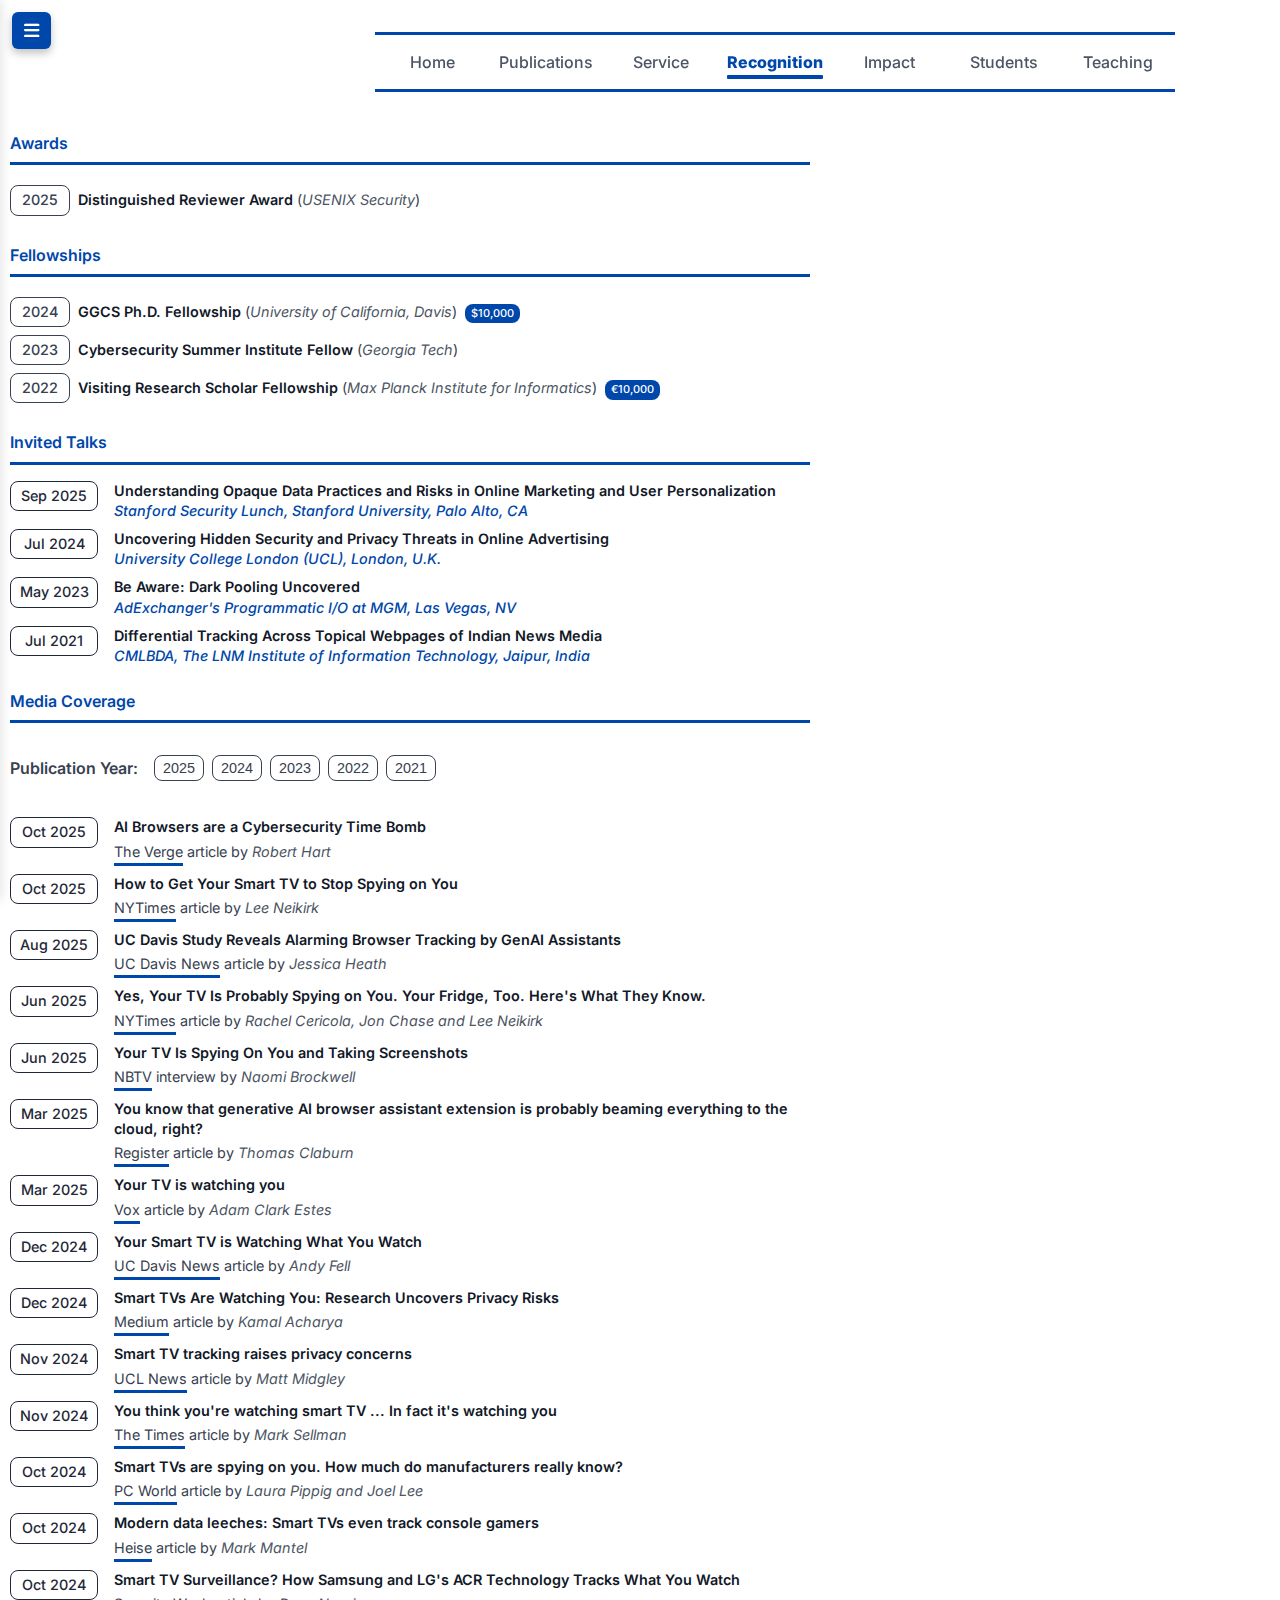
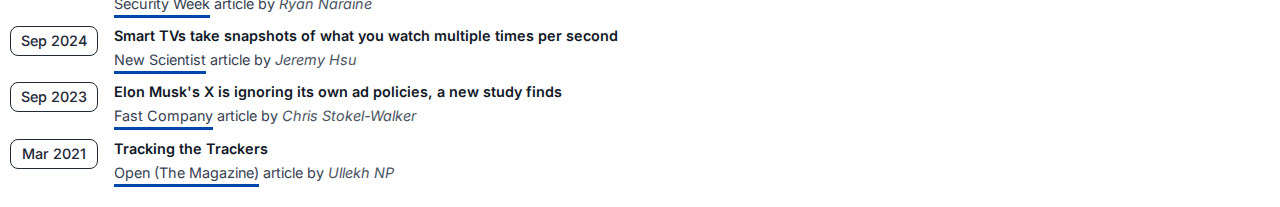
<file: recognition.html>
<!DOCTYPE html>
<html lang="en">
<head>
    <meta charset="UTF-8">
    <meta name="viewport" content="width=device-width, initial-scale=1.0">
    <meta http-equiv="Content-Security-Policy" content="upgrade-insecure-requests">
    <title>Recognition - Yash Vekaria</title>
    <link rel="icon" type="image/png" href="img/favicon.png">
    <link rel="icon" type="image/svg+xml" href="img/favicon.svg">
    <link rel="stylesheet" href="css/styles.css">
    <link rel="stylesheet" href="css/sidebar.css">
    <link href="https://fonts.googleapis.com/css2?family=Inter:wght@300;400;500;600;700&display=swap" rel="stylesheet">
    <link rel="stylesheet" href="https://cdnjs.cloudflare.com/ajax/libs/font-awesome/6.5.2/css/all.min.css">
</head>
<body>
    <input type="checkbox" id="sidebarToggle" class="sidebar-toggle" aria-label="Toggle sidebar">
    
    <aside class="sidebar" id="sidebar">
        <div class="sidebar-content">
            <img src="img/profile-photo.jpg" alt="Yash Vekaria" class="profile-photo">
            <h2 class="sidebar-name">Yash Vekaria</h2>
            <p class="sidebar-title">Ph.D. Candidate</p>
            <p class="affiliation-text">University of California, Davis</p>
            
            <div class="sidebar-separator"></div>
            
            <ul class="sidebar-links">
                <li>
                    <a href="mailto:yvekaria@ucdavis.edu" class="sidebar-link email">
                        <i class="fas fa-envelope"></i>
                        Email
                    </a>
                </li>
                <li>
                    <a href="https://scholar.google.com/citations?user=zoft_JcAAAAJ&hl=en" class="sidebar-link scholar" target="_blank">
                        <i class="fas fa-graduation-cap"></i>
                        Google Scholar
                    </a>
                </li>
                <li>
                    <a href="https://linkedin.com/in/yash-vekaria" class="sidebar-link linkedin" target="_blank">
                        <i class="fab fa-linkedin"></i>
                        LinkedIn
                    </a>
                </li>
                <li>
                    <a href="https://x.com/vekariayash" class="sidebar-link twitter" target="_blank">
                        <i class="fab fa-twitter"></i>
                        Twitter
                    </a>
                </li>
                <li>
                    <a href="https://bsky.app/profile/yash-vekaria.bsky.social" class="sidebar-link bluesky" target="_blank">
                        <i class="fa-brands fa-bluesky"></i>
                        BlueSky
                    </a>
                </li>
                <li>
                    <a href="https://github.com/Yash-Vekaria" class="sidebar-link github" target="_blank">
                        <i class="fab fa-github"></i>
                        GitHub
                    </a>
                </li>
                <li>
                    <a href="files/yash_vekaria_cv.pdf" class="sidebar-link cv" target="_blank">
                        <i class="fa-solid fa-file"></i>
                        CV
                    </a>
                </li>
            </ul>
        </div>
    </aside>

    
    <label class="mobile-menu-toggle" for="sidebarToggle">
        <i class="fas fa-bars" aria-hidden="true"></i>
        <span class="sr-only">Toggle sidebar</span>
    </label>

    
    <label class="sidebar-overlay" for="sidebarToggle" aria-hidden="true"></label>

    
    <div class="main-content">
    
    <header class="header">
        <div class="container">
            <div class="header-content">
                <nav class="nav">
                    <ul class="nav-list">
                        <li><a href="index.html" class="nav-link">Home</a></li>
                        <li><a href="publications.html" class="nav-link">Publications</a></li>
                        <li><a href="service.html" class="nav-link">Service</a></li>
                        <li><a href="recognition.html" class="nav-link active">Recognition</a></li>
                        <li><a href="impact.html" class="nav-link">Impact</a></li>
                        <li><a href="students.html" class="nav-link">Students</a></li>
                        <li><a href="teaching.html" class="nav-link">Teaching</a></li>
                    </ul>
                </nav>
            </div>
        </div>
    </header>

    
    <main class="main">
        <div class="container">

            
            <section class="service-section">
                <div class="service-list">
                    
                    <h2 class="bibliography first-heading">Awards</h2>
                    
                    <div class="service-entry">
                        <div class="recognition-line">
                            <a href="https://www.usenix.org/sites/default/files/sec25_message_addendum.pdf" class="recognition-year">2025</a>
                            <span class="recognition-text"><strong>Distinguished Reviewer Award</strong> (<em>USENIX Security</em>)</span>
                        </div>
                    </div>

                    
                    <h2 class="bibliography">Fellowships</h2>
                    
                    <div class="service-entry">
                        <div class="recognition-line">
                            <a href="#" class="recognition-year">2024</a>
                            <span class="recognition-text"><strong>GGCS Ph.D. Fellowship</strong> (<em>University of California, Davis</em>)</span>
                            <span class="recognition-amount">$10,000</span>
                        </div>
                    </div>
                    
                    <div class="service-entry">
                        <div class="recognition-line">
                            <a href="https://scp.cc.gatech.edu/georgia-techs-school-cybersecurity-and-privacy-and-school-public-policy-proudly-present-csi23" class="recognition-year">2023</a>
                            <span class="recognition-text"><strong>Cybersecurity Summer Institute Fellow</strong> (<em>Georgia Tech</em>)</span>
                        </div>
                    </div>
                    
                    <div class="service-entry">
                        <div class="recognition-line">
                            <a href="https://www.mpi-inf.mpg.de/home" class="recognition-year">2022</a>
                            <span class="recognition-text"><strong>Visiting Research Scholar Fellowship</strong> (<em>Max Planck Institute for Informatics</em>)</span>
                            <span class="recognition-amount">€10,000</span>
                        </div>
                    </div>

                    
                    <h2 class="bibliography">Invited Talks</h2>
                    
                    <div class="talks-list">
                        <div class="talk-entry">
                            <a href="https://securitylunch.stanford.edu/archive" class="talk-date" target="_blank" rel="noopener">Sep 2025</a>
                            <div class="talk-content">
                                <div class="talk-title">Understanding Opaque Data Practices and Risks in Online Marketing and User Personalization</div>
                                <div class="talk-venue-container">
                                    <div class="talk-venue">Stanford Security Lunch, Stanford University, Palo Alto, CA</div>
                                </div>
                            </div>
                        </div>
                        
                        <div class="talk-entry">
                            <a href="https://www.ucl.ac.uk/engineering/events/2024/jul/uncovering-hidden-security-and-privacy-threats-online-advertising" class="talk-date" target="_blank" rel="noopener">Jul 2024</a>
                            <div class="talk-content">
                                <div class="talk-title">Uncovering Hidden Security and Privacy Threats in Online Advertising</div>
                                <div class="talk-venue-container">
                                    <div class="talk-venue">University College London (UCL), London, U.K.</div>
                                </div>
                            </div>
                        </div>
                        
                        <div class="talk-entry">
                            <a href="https://www.adexchanger.com/go/programmatic-i-o-2023-las-vegas/?id=368761#speakers" class="talk-date" target="_blank" rel="noopener">May 2023</a>
                            <div class="talk-content">
                                <div class="talk-title">Be Aware: Dark Pooling Uncovered</div>
                                <div class="talk-venue-container">
                                    <div class="talk-venue">AdExchanger's Programmatic I/O at MGM, Las Vegas, NV</div>
                                </div>
                            </div>
                        </div>
                        
                        <div class="talk-entry">
                            <a href="https://lnmiit.ac.in/uploaded_files/LNMIIT_Annual_Report_2020-21.pdf" class="talk-date" target="_blank" rel="noopener">Jul 2021</a>
                            <div class="talk-content">
                                <div class="talk-title">Differential Tracking Across Topical Webpages of Indian News Media</div>
                                <div class="talk-venue-container">
                                    <div class="talk-venue">CMLBDA, The LNM Institute of Information Technology, Jaipur, India</div>
                                </div>
                            </div>
                        </div>
                    </div>
                    
                    <h2 class="bibliography">Media Coverage</h2>
                    
                    <div class="media-coverage-filters">
                        <span class="filter-label">Publication Year:</span>
                        <div class="year-filters">
                            <button class="year-filter-media" data-year="2025">2025</button>
                            <button class="year-filter-media" data-year="2024">2024</button>
                            <button class="year-filter-media" data-year="2023">2023</button>
                            <button class="year-filter-media" data-year="2022">2022</button>
                            <button class="year-filter-media" data-year="2021">2021</button>
                        </div>
                    </div>
                    
                    <div class="service-entry">
                        <div class="media-entry" data-year="2025">
                            <div class="media-date">Oct 2025</div>
                            <div class="media-content">
                                <div class="media-title">AI Browsers are a Cybersecurity Time Bomb</div>
                                <div class="media-source">
                                    <a href="https://www.theverge.com/report/810083/ai-browser-cybersecurity-problems" class="media-link" target="_blank">The Verge</a> article by <em>Robert Hart</em>
                                </div>
                            </div>
                        </div>
                    </div>
                    
                    <div class="service-entry">
                        <div class="media-entry" data-year="2025">
                            <div class="media-date">Oct 2025</div>
                            <div class="media-content">
                                <div class="media-title">How to Get Your Smart TV to Stop Spying on You</div>
                                <div class="media-source">
                                    <a href="https://www.nytimes.com/wirecutter/reviews/can-smart-tvs-spy-on-you/" class="media-link" target="_blank">NYTimes</a> article by <em>Lee Neikirk</em>
                                </div>
                            </div>
                        </div>
                    </div>
                    
                    <div class="service-entry">
                        <div class="media-entry" data-year="2025">
                            <div class="media-date">Aug 2025</div>
                            <div class="media-content">
                                <div class="media-title">UC Davis Study Reveals Alarming Browser Tracking by GenAI Assistants</div>
                                <div class="media-source">
                                    <a href="https://www.ucdavis.edu/news/uc-davis-study-reveals-alarming-browser-tracking-genai-assistants" class="media-link" target="_blank">UC Davis News</a> article by <em>Jessica Heath</em>
                                </div>
                            </div>
                        </div>
                    </div>
                    
                    <div class="service-entry">
                        <div class="media-entry" data-year="2025">
                            <div class="media-date">Jun 2025</div>
                            <div class="media-content">
                                <div class="media-title">Yes, Your TV Is Probably Spying on You. Your Fridge, Too. Here's What They Know.</div>
                                <div class="media-source">
                                    <a href="https://www.nytimes.com/wirecutter/reviews/advice-smart-devices-data-tracking/" class="media-link" target="_blank">NYTimes</a> article by <em>Rachel Cericola, Jon Chase and Lee Neikirk</em>
                                </div>
                            </div>
                        </div>
                    </div>
                    
                    <div class="service-entry">
                        <div class="media-entry" data-year="2025">
                            <div class="media-date">Jun 2025</div>
                            <div class="media-content">
                                <div class="media-title">Your TV Is Spying On You and Taking Screenshots</div>
                                <div class="media-source">
                                    <a href="https://www.youtube.com/watch?v=jeq2m-OM53A" class="media-link" target="_blank">NBTV</a> interview by <em>Naomi Brockwell</em>
                                </div>
                            </div>
                        </div>
                    </div>

                    <div class="service-entry">
                        <div class="media-entry" data-year="2025">
                            <div class="media-date">Mar 2025</div>
                            <div class="media-content">
                                <div class="media-title">You know that generative AI browser assistant extension is probably beaming everything to the cloud, right?</div>
                                <div class="media-source">
                                    <a href="https://www.theregister.com/2025/03/25/generative_ai_browser_extensions_privacy/" class="media-link" target="_blank">Register</a> article by <em>Thomas Claburn</em>
                                </div>
                            </div>
                        </div>
                    </div>
                    
                    <div class="service-entry">
                        <div class="media-entry" data-year="2025">
                            <div class="media-date">Mar 2025</div>
                            <div class="media-content">
                                <div class="media-title">Your TV is watching you</div>
                                <div class="media-source">
                                    <a href="https://www.vox.com/technology/405879/roku-amazon-netflix-moana-disney" class="media-link" target="_blank">Vox</a> article by <em>Adam Clark Estes</em>
                                </div>
                            </div>
                        </div>
                    </div>
                    
                    <div class="service-entry">
                        <div class="media-entry" data-year="2024">
                            <div class="media-date">Dec 2024</div>
                            <div class="media-content">
                                <div class="media-title">Your Smart TV is Watching What You Watch</div>
                                <div class="media-source">
                                    <a href="https://www.ucdavis.edu/news/your-smart-tv-watching-what-you-watch" class="media-link" target="_blank">UC Davis News</a> article by <em>Andy Fell</em>
                                </div>
                            </div>
                        </div>
                    </div>
                    
                    <div class="service-entry">
                        <div class="media-entry" data-year="2024">
                            <div class="media-date">Dec 2024</div>
                            <div class="media-content">
                                <div class="media-title">Smart TVs Are Watching You: Research Uncovers Privacy Risks</div>
                                <div class="media-source">
                                    <a href="https://medium.com/@lotussavy/smart-tvs-are-watching-you-research-uncovers-privacy-risks-2f10ad6e06be" class="media-link" target="_blank">Medium</a> article by <em>Kamal Acharya</em>
                                </div>
                            </div>
                        </div>
                    </div>
                    
                    <div class="service-entry">
                        <div class="media-entry" data-year="2024">
                            <div class="media-date">Nov 2024</div>
                            <div class="media-content">
                                <div class="media-title">Smart TV tracking raises privacy concerns</div>
                                <div class="media-source">
                                    <a href="https://www.ucl.ac.uk/news/2024/nov/smart-tv-tracking-raises-privacy-concerns" class="media-link" target="_blank">UCL News</a> article by <em>Matt Midgley</em>
                                </div>
                        </div>
                    </div>
                </div>
                    
                    <div class="service-entry">
                        <div class="media-entry" data-year="2024">
                            <div class="media-date">Nov 2024</div>
                            <div class="media-content">
                                <div class="media-title">You think you're watching smart TV ... In fact it's watching you</div>
                                <div class="media-source">
                                    <a href="https://www.thetimes.com/article/25e3661b-7acd-4e49-b3d9-b73e165a55b7" class="media-link" target="_blank">The Times</a> article by <em>Mark Sellman</em>
                                </div>
                            </div>
                        </div>
                    </div>
                    
                    <div class="service-entry">
                        <div class="media-entry" data-year="2024">
                            <div class="media-date">Oct 2024</div>
                            <div class="media-content">
                                <div class="media-title">Smart TVs are spying on you. How much do manufacturers really know?</div>
                                <div class="media-source">
                                    <a href="https://www.pcworld.com/article/2490054/smart-tvs-are-spying-on-you-how-much-do-manufacturers-really-know.html" class="media-link" target="_blank">PC World</a> article by <em>Laura Pippig and Joel Lee</em>
                                </div>
                            </div>
                        </div>
                    </div>
                    
                    <div class="service-entry">
                        <div class="media-entry" data-year="2024">
                            <div class="media-date">Oct 2024</div>
                            <div class="media-content">
                                <div class="media-title">Modern data leeches: Smart TVs even track console gamers</div>
                                <div class="media-source">
                                    <a href="https://www.heise.de/en/news/Modern-data-leeches-Smart-TVs-even-track-console-gamers-9994920.html" class="media-link" target="_blank">Heise</a> article by <em>Mark Mantel</em>
                                </div>
                        </div>
                    </div>
                </div>
                    
                    <div class="service-entry">
                        <div class="media-entry" data-year="2024">
                            <div class="media-date">Oct 2024</div>
                            <div class="media-content">
                                <div class="media-title">Smart TV Surveillance? How Samsung and LG's ACR Technology Tracks What You Watch</div>
                                <div class="media-source">
                                    <a href="https://www.securityweek.com/smart-tv-surveillance-how-samsung-and-lgs-acr-technology-tracks-what-you-watch/" class="media-link" target="_blank">Security Week</a> article by <em>Ryan Naraine</em>
                                </div>
                            </div>
                        </div>
                    </div>
                    
                    <div class="service-entry">
                        <div class="media-entry" data-year="2024">
                            <div class="media-date">Sep 2024</div>
                            <div class="media-content">
                                <div class="media-title">Smart TVs take snapshots of what you watch multiple times per second</div>
                                <div class="media-source">
                                    <a href="https://www.newscientist.com/article/2449198-smart-tvs-take-snapshots-of-what-you-watch-multiple-times-per-second/" class="media-link" target="_blank">New Scientist</a> article by <em>Jeremy Hsu</em>
                                </div>
                            </div>
                        </div>
                    </div>
                    
                    <div class="service-entry">
                        <div class="media-entry" data-year="2023">
                            <div class="media-date">Sep 2023</div>
                            <div class="media-content">
                                <div class="media-title">Elon Musk's X is ignoring its own ad policies, a new study finds</div>
                                <div class="media-source">
                                    <a href="https://www.fastcompany.com/90959569/elon-musk-x-ignoring-ad-policies" class="media-link" target="_blank">Fast Company</a> article by <em>Chris Stokel-Walker</em>
                                </div>
                            </div>
                        </div>
                    </div>
                    
                    <div class="service-entry">
                        <div class="media-entry" data-year="2021">
                            <div class="media-date">Mar 2021</div>
                            <div class="media-content">
                                <div class="media-title">Tracking the Trackers</div>
                                <div class="media-source">
                                    <a href="https://openthemagazine.com/feature/tracking-the-trackers" class="media-link" target="_blank">Open (The Magazine)</a> article by <em>Ullekh NP</em>
                                </div>
                            </div>
                        </div>
                    </div>
                </div>
            </section>

        </div>
    </main>

    </div>

    <script>
        document.addEventListener('DOMContentLoaded', function() {
            const yearFilters = document.querySelectorAll('.year-filter-media');
            const mediaEntries = document.querySelectorAll('.media-entry');
            const selectedYears = new Set();

            function filterMedia() {
                mediaEntries.forEach(entry => {
                    const year = entry.getAttribute('data-year');
                    if (selectedYears.size === 0 || selectedYears.has(year)) {
                        entry.closest('.service-entry').style.display = '';
                    } else {
                        entry.closest('.service-entry').style.display = 'none';
                    }
                });
            }

            yearFilters.forEach(button => {
                button.addEventListener('click', function() {
                    const year = this.getAttribute('data-year');
                    
                    if (this.classList.contains('active')) {
                        this.classList.remove('active');
                        selectedYears.delete(year);
                    } else {
                        this.classList.add('active');
                        selectedYears.add(year);
                    }
                    
                    filterMedia();
                });
            });
        });
    </script>

</body>
</html>
</file>
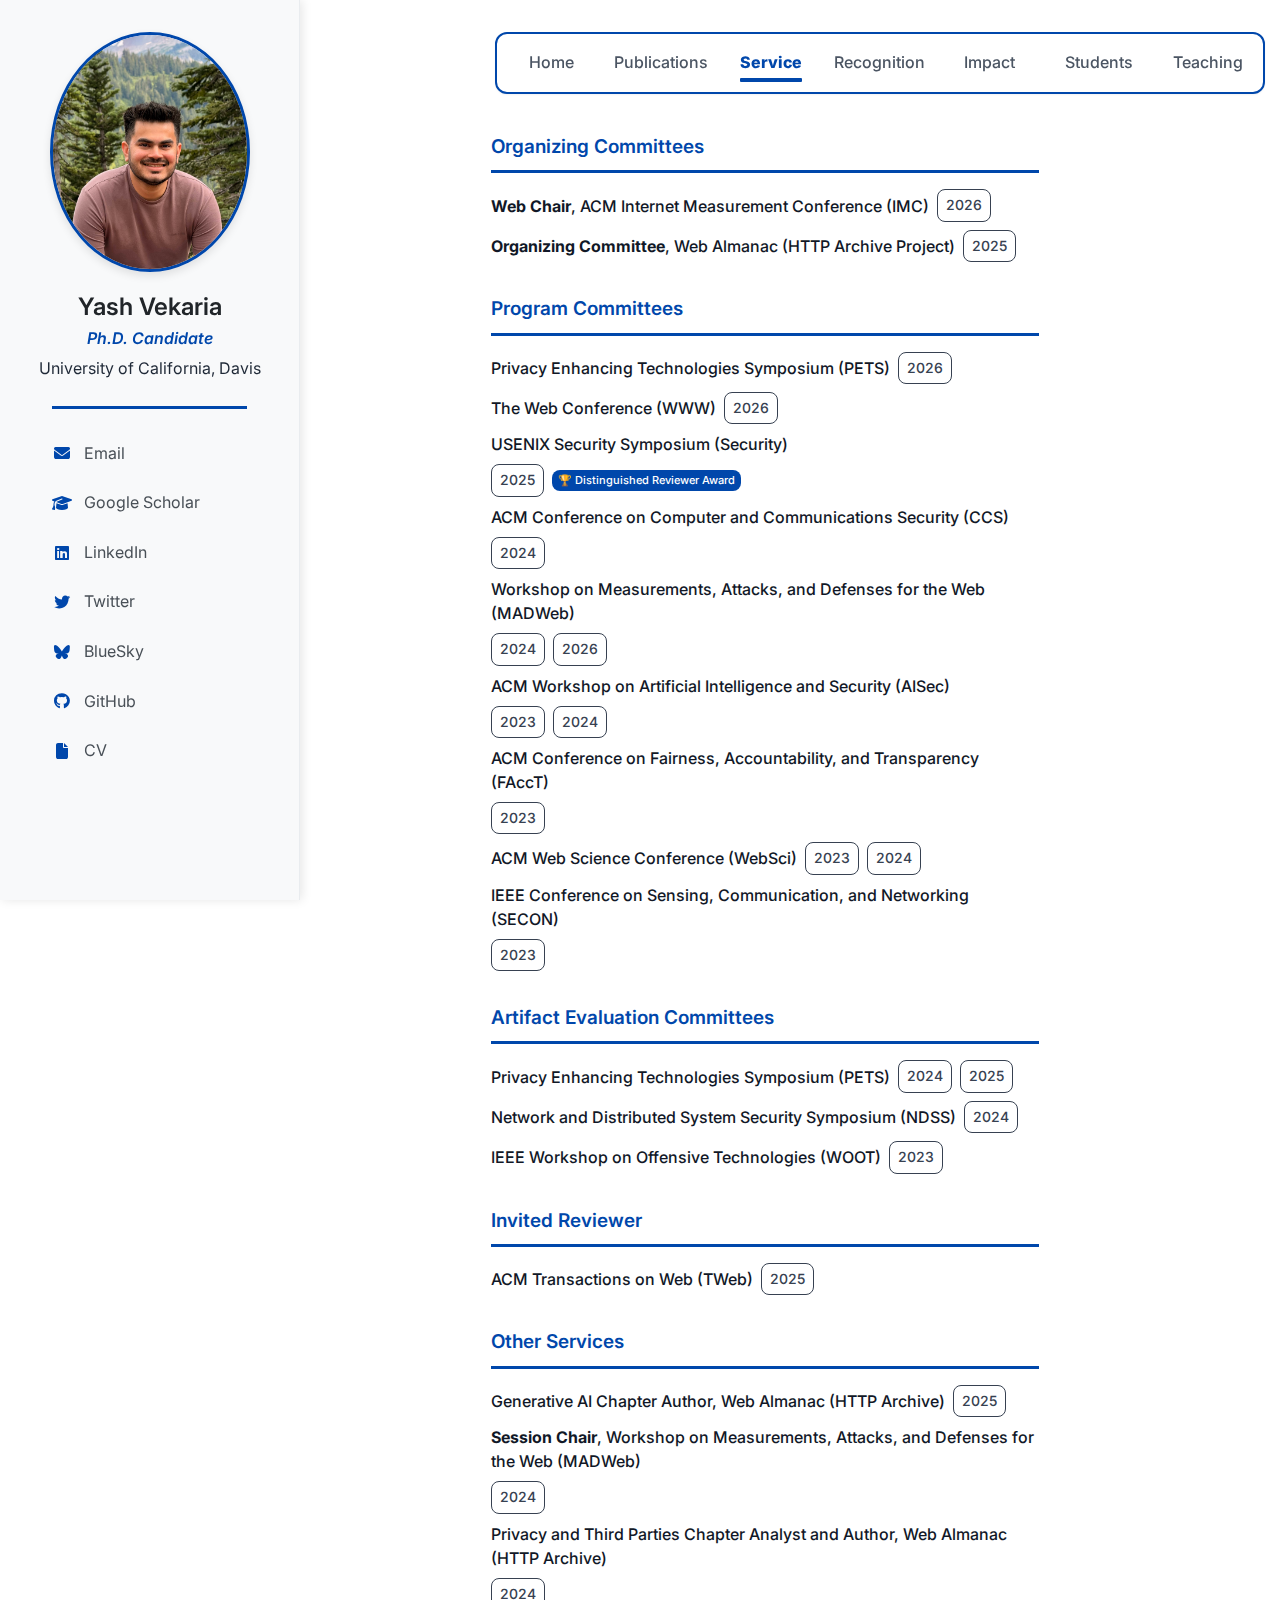
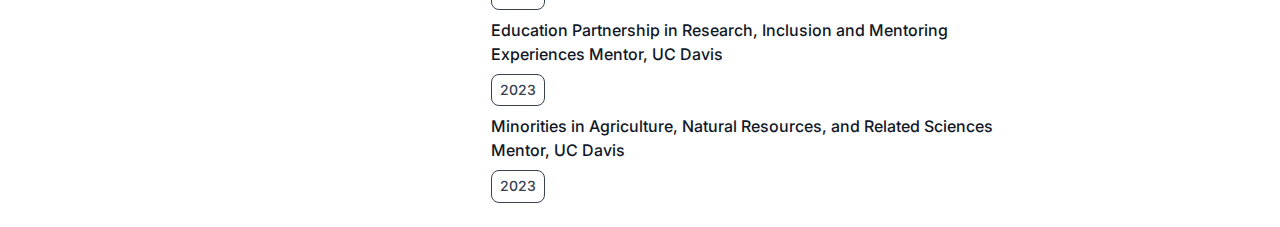
<file: service.html>
<!DOCTYPE html>
<html lang="en">
<head>
    <meta charset="UTF-8">
    <meta name="viewport" content="width=device-width, initial-scale=1.0">
    <meta http-equiv="Content-Security-Policy" content="upgrade-insecure-requests">
    <title>Service - Yash Vekaria</title>
    <link rel="icon" type="image/png" href="img/favicon.png">
    <link rel="icon" type="image/svg+xml" href="img/favicon.svg">
    <link rel="stylesheet" href="styles.css">
    <link rel="stylesheet" href="sidebar.css">
    <link href="https://fonts.googleapis.com/css2?family=Inter:wght@300;400;500;600;700&display=swap" rel="stylesheet">
    <link rel="stylesheet" href="https://cdnjs.cloudflare.com/ajax/libs/font-awesome/6.5.2/css/all.min.css">
</head>
<body>
    <input type="checkbox" id="sidebarToggle" class="sidebar-toggle" aria-label="Toggle sidebar">
    
    <aside class="sidebar" id="sidebar">
        <div class="sidebar-content">
            <img src="img/profile-photo.jpg" alt="Yash Vekaria" class="profile-photo">
            <h2 class="sidebar-name">Yash Vekaria</h2>
            <p class="sidebar-title">Ph.D. Candidate</p>
            <p class="affiliation-text">University of California, Davis</p>
            
            <div class="sidebar-separator"></div>
            
            <ul class="sidebar-links">
                <li>
                    <a href="mailto:yvekaria@ucdavis.edu" class="sidebar-link email">
                        <i class="fas fa-envelope"></i>
                        Email
                    </a>
                </li>
                <li>
                    <a href="https://scholar.google.com/citations?user=zoft_JcAAAAJ&hl=en" class="sidebar-link scholar" target="_blank">
                        <i class="fas fa-graduation-cap"></i>
                        Google Scholar
                    </a>
                </li>
                <li>
                    <a href="https://linkedin.com/in/yash-vekaria" class="sidebar-link linkedin" target="_blank">
                        <i class="fab fa-linkedin"></i>
                        LinkedIn
                    </a>
                </li>
                <li>
                    <a href="https://x.com/vekariayash" class="sidebar-link twitter" target="_blank">
                        <i class="fab fa-twitter"></i>
                        Twitter
                    </a>
                </li>
                <li>
                    <a href="https://bsky.app/profile/yash-vekaria.bsky.social" class="sidebar-link bluesky" target="_blank">
                        <i class="fa-brands fa-bluesky"></i>
                        BlueSky
                    </a>
                </li>
                <li>
                    <a href="https://github.com/Yash-Vekaria" class="sidebar-link github" target="_blank">
                        <i class="fab fa-github"></i>
                        GitHub
                    </a>
                </li>
                <li>
                    <a href="files/yash_vekaria_cv.pdf" class="sidebar-link cv" target="_blank">
                        <i class="fa-solid fa-file"></i>
                        CV
                    </a>
                </li>
            </ul>
        </div>
    </aside>

    
    <label class="mobile-menu-toggle" for="sidebarToggle">
        <i class="fas fa-bars" aria-hidden="true"></i>
        <span class="sr-only">Toggle sidebar</span>
    </label>

    
    <label class="sidebar-overlay" for="sidebarToggle" aria-hidden="true"></label>

    
    <div class="main-content">
    
    <header class="header">
        <div class="container">
            <div class="header-content">
                <nav class="nav">
                    <ul class="nav-list">
                        <li><a href="index.html" class="nav-link">Home</a></li>
                        <li><a href="publications.html" class="nav-link">Publications</a></li>
                        <li><a href="service.html" class="nav-link active">Service</a></li>
                        <li><a href="recognition.html" class="nav-link">Recognition</a></li>
                        <li><a href="impact.html" class="nav-link">Impact</a></li>
                        <li><a href="students.html" class="nav-link">Students</a></li>
                        <li><a href="teaching.html" class="nav-link">Teaching</a></li>
                    </ul>
                </nav>
            </div>
        </div>
    </header>

        
        <main class="main">
            <div class="container">
                
                <section class="service-section">
                    <div class="service-list">
                        
                        <h2 class="bibliography">Organizing Committees</h2>
                        
                        <div class="service-entry">
                            <div class="service-venue">
                                <span class="venue-text"><strong>Web Chair</strong>, ACM Internet Measurement Conference (IMC)</span>
                                <div class="venue-links">
                                    <a href="https://conferences.sigcomm.org/imc/2026/committees/" class="pub-link">2026</a>
                                </div>
                            </div>
                        </div>
                        <div class="service-entry">
                            <div class="service-venue">
                                <span class="venue-text"><strong>Organizing Committee</strong>, Web Almanac (HTTP Archive Project)</span>
                                <div class="venue-links">
                                    <a href="https://github.com/HTTPArchive/almanac.httparchive.org/discussions/4062" class="pub-link">2025</a>
                                </div>
                            </div>
                        </div>

                        
                        <h2 class="bibliography">Program Committees</h2>

                        <div class="service-entry">
                            <div class="service-venue">
                                <span class="venue-text">Privacy Enhancing Technologies Symposium (PETS)</span>
                                <div class="venue-links">
                                    <a href="https://petsymposium.org/cfp26.php" class="pub-link">2026</a>
                                </div>
                            </div>
                        </div>
                        
                        <div class="service-entry">
                            <div class="service-venue">
                                <span class="venue-text">The Web Conference (WWW)</span>
                                <div class="venue-links">
                                    <a href="https://www2026.thewebconf.org/organization/program-committee.html" class="pub-link">2026</a>
                                </div>
                            </div>
                        </div>

                        <div class="service-entry">
                            <div class="service-venue">
                                <span class="venue-text">USENIX Security Symposium (Security)</span>
                                <div class="venue-links">
                                    <a href="#" class="pub-link">2025</a>
                                    <span class="award-text">🏆 Distinguished Reviewer Award</span>
                                </div>
                            </div>
                        </div>

                        <div class="service-entry">
                            <div class="service-venue">
                                <span class="venue-text">ACM Conference on Computer and Communications Security (CCS)</span>
                                <div class="venue-links">
                                    <a href="https://www.sigsac.org/ccs/CCS2024/organization/prog-committee.html" class="pub-link">2024</a>
                                </div>
                            </div>
                        </div>

                        <div class="service-entry">
                            <div class="service-venue">
                                <span class="venue-text">Workshop on Measurements, Attacks, and Defenses for the Web (MADWeb)</span>
                                <div class="venue-links">
                                    <a href="https://madweb.work/program24/" class="pub-link">2024</a>
                                    <a href="https://madweb.work/program26/" class="pub-link">2026</a>
                                </div>
                            </div>
                        </div>

                        <div class="service-entry">
                            <div class="service-venue">
                                <span class="venue-text">ACM Workshop on Artificial Intelligence and Security (AISec)</span>
                                <div class="venue-links">
                                    <a href="https://aisec.cc/2023/index.html#committee" class="pub-link">2023</a>
                                    <a href="https://aisec.cc/2024/index.html#committee" class="pub-link">2024</a>
                                </div>
                            </div>
                        </div>

                        <div class="service-entry">
                            <div class="service-venue">
                                <span class="venue-text">ACM Conference on Fairness, Accountability, and Transparency (FAccT)</span>
                                <div class="venue-links">
                                    <a href="https://facctconference.org/2023/committees" class="pub-link">2023</a>
                                </div>
                            </div>
                        </div>

                        <div class="service-entry">
                            <div class="service-venue">
                                <span class="venue-text">ACM Web Science Conference (WebSci)</span>
                                <div class="venue-links">
                                    <a href="https://websci23.webscience.org/committee-members/" class="pub-link">2023</a>
                                    <a href="https://websci24.webscience.org/organizing-committee/program-committee-members/" class="pub-link">2024</a>
                                </div>
                            </div>
                        </div>

                        <div class="service-entry">
                            <div class="service-venue">
                                <span class="venue-text">IEEE Conference on Sensing, Communication, and Networking (SECON)</span>
                                <div class="venue-links">
                                    <a href="https://secon2023.ieee-secon.org/committees/technical-program-committee" class="pub-link">2023</a>
                                </div>
                            </div>
                        </div>

                        
                        <h2 class="bibliography">Artifact Evaluation Committees</h2>
                        
                        <div class="service-entry">
                            <div class="service-venue">
                                <span class="venue-text">Privacy Enhancing Technologies Symposium (PETS)</span>
                                <div class="venue-links">
                                    <a href="https://petsymposium.org/cfp24.php" class="pub-link">2024</a>
                                    <a href="https://petsymposium.org/cfp25.php" class="pub-link">2025</a>
                                </div>
                            </div>
                        </div>

                        <div class="service-entry">
                            <div class="service-venue">
                                <span class="venue-text">Network and Distributed System Security Symposium (NDSS)</span>
                                <div class="venue-links">
                                    <a href="https://secartifacts.github.io/ndss2024/organizers" class="pub-link">2024</a>
                                </div>
                            </div>
                        </div>

                        <div class="service-entry">
                            <div class="service-venue">
                                <span class="venue-text">IEEE Workshop on Offensive Technologies (WOOT)</span>
                                <div class="venue-links">
                                    <a href="https://wootconference.org/#committee" class="pub-link">2023</a>
                                </div>
                            </div>
                        </div>

                        
                        <h2 class="bibliography">Invited Reviewer</h2>
                        
                        <div class="service-entry">
                            <div class="service-venue">
                                <span class="venue-text">ACM Transactions on Web (TWeb)</span>
                                <div class="venue-links">
                                    <a href="https://dl.acm.org/journal/tweb" class="pub-link">2025</a>
                                </div>
                            </div>
                        </div>

                        
                        <h2 class="bibliography">Other Services</h2>
                        
                        <div class="service-entry">
                            <div class="service-venue">
                                <span class="venue-text">Generative AI Chapter Author, Web Almanac (HTTP Archive)</span>
                                <div class="venue-links">
                                    <a href="https://almanac.httparchive.org/en/2025/" class="pub-link">2025</a>
                                </div>
                            </div>
                        </div>
                        <div class="service-entry">
                            <div class="service-venue">
                                <span class="venue-text"><strong>Session Chair</strong>, Workshop on Measurements, Attacks, and Defenses for the Web (MADWeb)</span>
                                <div class="venue-links">
                                    <a href="https://madweb.work/program24/" class="pub-link">2024</a>
                                </div>
                            </div>
                        </div>
                        <div class="service-entry">
                            <div class="service-venue">
                                <span class="venue-text">Privacy and Third Parties Chapter Analyst and Author, Web Almanac (HTTP Archive)</span>
                                <div class="venue-links">
                                    <a href="https://almanac.httparchive.org/en/2024/" class="pub-link">2024</a>
                                </div>
                            </div>
                        </div>
                        <div class="service-entry">
                            <div class="service-venue">
                                <span class="venue-text">Education Partnership in Research, Inclusion and Mentoring Experiences Mentor, UC Davis</span>
                                <div class="venue-links">
                                    <a href="https://engineering.ucdavis.edu/e-search" class="pub-link">2023</a>
                                </div>
                            </div>
                        </div>
                        <div class="service-entry">
                            <div class="service-venue">
                                <span class="venue-text">Minorities in Agriculture, Natural Resources, and Related Sciences Mentor, UC Davis</span>
                                <div class="venue-links">
                                    <a href="https://caes.ucdavis.edu/national-society-minorities-agriculture-natural-resources-and-related-sciences-mannrs1" class="pub-link">2023</a>
                                </div>
                            </div>
                        </div>
                    </div>
                </section>
            </div>
        </main>

    </div>

</body>
</html>
</file>
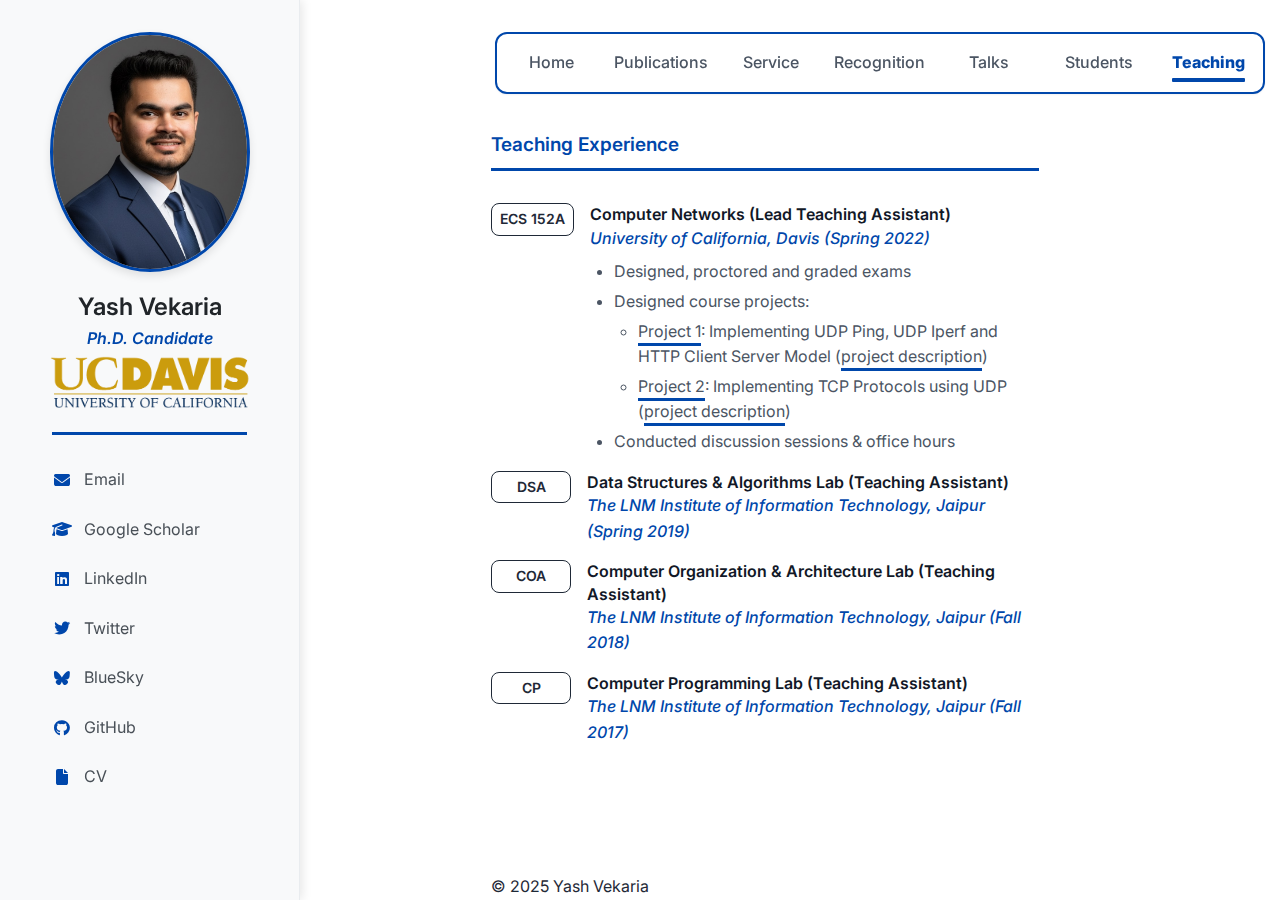
<file: teaching.html>
<!DOCTYPE html>
<html lang="en">
<head>
    <meta charset="UTF-8">
    <meta name="viewport" content="width=device-width, initial-scale=1.0">
    <meta http-equiv="Content-Security-Policy" content="upgrade-insecure-requests">
    <title>Teaching - Yash Vekaria</title>
    <link rel="icon" type="image/png" href="img/favicon.png">
    <link rel="icon" type="image/svg+xml" href="img/favicon.svg">
    <link rel="stylesheet" href="styles.css">
    <link rel="stylesheet" href="sidebar.css">
    <link href="https://fonts.googleapis.com/css2?family=Inter:wght@300;400;500;600;700&display=swap" rel="stylesheet">
    <link rel="stylesheet" href="https://cdnjs.cloudflare.com/ajax/libs/font-awesome/6.5.2/css/all.min.css">
</head>
<body>
    <input type="checkbox" id="sidebarToggle" class="sidebar-toggle" aria-label="Toggle sidebar">
    
    <aside class="sidebar" id="sidebar">
        <div class="sidebar-content">
            <img src="img/profile-picture.jpg" alt="Yash Vekaria" class="profile-photo">
            <h2 class="sidebar-name">Yash Vekaria</h2>
            <p class="sidebar-title">Ph.D. Candidate</p>
            <img src="img/ucdavis_logo.png" alt="UC Davis" class="affiliation-logo">
            
            <div class="sidebar-separator"></div>
            
            <ul class="sidebar-links">
                <li>
                    <a href="mailto:yvekaria@ucdavis.edu" class="sidebar-link email">
                        <i class="fas fa-envelope"></i>
                        Email
                    </a>
                </li>
                <li>
                    <a href="https://scholar.google.com/citations?user=zoft_JcAAAAJ&hl=en" class="sidebar-link scholar" target="_blank">
                        <i class="fas fa-graduation-cap"></i>
                        Google Scholar
                    </a>
                </li>
                <li>
                    <a href="https://linkedin.com/in/yash-vekaria" class="sidebar-link linkedin" target="_blank">
                        <i class="fab fa-linkedin"></i>
                        LinkedIn
                    </a>
                </li>
                <li>
                    <a href="https://x.com/vekariayash" class="sidebar-link twitter" target="_blank">
                        <i class="fab fa-twitter"></i>
                        Twitter
                    </a>
                </li>
                <li>
                    <a href="https://bsky.app/profile/yash-vekaria.bsky.social" class="sidebar-link bluesky" target="_blank">
                        <i class="fa-brands fa-bluesky"></i>
                        BlueSky
                    </a>
                </li>
                <li>
                    <a href="https://github.com/Yash-Vekaria" class="sidebar-link github" target="_blank">
                        <i class="fab fa-github"></i>
                        GitHub
                    </a>
                </li>
                <li>
                    <a href="files/yash_vekaria_cv.pdf" class="sidebar-link cv" target="_blank">
                        <i class="fa-solid fa-file"></i>
                        CV
                    </a>
                </li>
            </ul>
        </div>
    </aside>

    
    <label class="mobile-menu-toggle" for="sidebarToggle">
        <i class="fas fa-bars" aria-hidden="true"></i>
        <span class="sr-only">Toggle sidebar</span>
    </label>

    
    <label class="sidebar-overlay" for="sidebarToggle" aria-hidden="true"></label>

    
    <div class="main-content">
        
    <header class="header">
        <div class="container">
            <div class="header-content">
                <nav class="nav">
                    <ul class="nav-list">
                        <li><a href="index.html" class="nav-link">Home</a></li>
                        <li><a href="publications.html" class="nav-link">Publications</a></li>
                        <li><a href="service.html" class="nav-link">Service</a></li>
                        <li><a href="recognition.html" class="nav-link">Recognition</a></li>
                        <li><a href="talks.html" class="nav-link">Talks</a></li>
                        <li><a href="students.html" class="nav-link">Students</a></li>
                        <li><a href="teaching.html" class="nav-link active">Teaching</a></li>
                    </ul>
                </nav>
            </div>
        </div>
    </header>

    
    <main class="main">
        <div class="container">

            
            <section class="talks-section">
                <div class="talks-list">
                    <h2 class="bibliography first-heading">Teaching Experience</h2>

                    <div class="talk-entry">
                        <div class="talk-date">ECS 152A</div>
                        <div class="talk-content">
                            <div class="talk-title">Computer Networks (Lead Teaching Assistant)</div>
                            <div class="talk-venue">University of California, Davis (Spring 2022)</div>
                            <div class="talk-description">
                                <ul>
                                    <li>Designed, proctored and graded exams</li>
                                    <li>Designed course projects:
                                        <ul>
                                            <li><a href="https://github.com/Yash-Vekaria/HTTPClientServer" class="project-link" target="_blank">Project 1</a>: Implementing UDP Ping, UDP Iperf and HTTP Client Server Model (<a href="https://docs.google.com/document/d/1P-p3-W50nj2-XBY3YjoPUNJxugvgHNPYlaPlfa375bk/edit?usp=sharing" class="project-link" target="_blank">project description</a>)</li>
                                            <li><a href="https://github.com/Yash-Vekaria/TCPProtocol" class="project-link" target="_blank">Project 2</a>: Implementing TCP Protocols using UDP (<a href="https://docs.google.com/document/d/1BoU-GWclEHxUR5ZATwnuPEGvhZM6geCMCPH9eVJvIxg/edit?usp=sharing" class="project-link" target="_blank">project description</a>)</li>
                                        </ul>
                                    </li>
                                    <li>Conducted discussion sessions & office hours</li>
                                </ul>
                            </div>
                        </div>
                    </div>
                    
                    <div class="talk-entry">
                        <div class="talk-date">DSA</div>
                        <div class="talk-content">
                            <div class="talk-title">Data Structures & Algorithms Lab (Teaching Assistant)</div>
                            <div class="talk-venue">The LNM Institute of Information Technology, Jaipur (Spring 2019)</div>
                        </div>
                    </div>
                    
                    <div class="talk-entry">
                        <div class="talk-date">COA</div>
                        <div class="talk-content">
                            <div class="talk-title">Computer Organization & Architecture Lab (Teaching Assistant)</div>
                            <div class="talk-venue">The LNM Institute of Information Technology, Jaipur (Fall 2018)</div>
                        </div>
                    </div>
                    
                    <div class="talk-entry">
                        <div class="talk-date">CP</div>
                        <div class="talk-content">
                            <div class="talk-title">Computer Programming Lab (Teaching Assistant)</div>
                            <div class="talk-venue">The LNM Institute of Information Technology, Jaipur (Fall 2017)</div>
                        </div>
                    </div>
                </div>
            </section>

        </div>
    </main>

        
        <footer class="footer">
            <div class="container">
                <div class="footer-content">
                    <p>&copy; 2025 Yash Vekaria</p>
                </div>
            </div>
        </footer>
    </div>

</body>
</html>
</file>
<file: css/styles.css>
* {
    margin: 0;
    padding: 0;
    box-sizing: border-box;
}


@import url('sidebar.css');

html {
    height: 100%;
    min-height: 100vh;
    overflow-x: hidden;
    width: 100%;
    max-width: 100vw;
}

:root {
    
    --primary-blue: #0047AB;
    --secondary-blue: #1E3A8A;
    --light-blue: #3B82F6;
    --accent-blue: #60A5FA;
    --dark-blue: #1E40AF;
    --very-light-blue: #EBF8FF;
    
    
    --white: #FFFFFF;
    --gray-50: #F9FAFB;
    --gray-100: #F3F4F6;
    --gray-200: #E5E7EB;
    --gray-300: #D1D5DB;
    --gray-400: #9CA3AF;
    --gray-500: #6B7280;
    --gray-600: #4B5563;
    --gray-700: #374151;
    --gray-800: #1F2937;
    --gray-900: #111827;
    
    
    --font-family: "Inter", -apple-system, BlinkMacSystemFont, 'Segoe UI', Roboto, 'Helvetica Neue', Arial, sans-serif;
    
    
    --spacing-1: 0.25rem;
    --spacing-2: 0.5rem;
    --spacing-3: 0.75rem;
    --spacing-4: 1rem;
    --spacing-5: 1.25rem;
    --spacing-6: 1.5rem;
    --spacing-8: 2rem;
    --spacing-10: 2.5rem;
    --spacing-12: 3rem;
    --spacing-16: 4rem;
    --spacing-20: 5rem;
    
    
    --radius-sm: 0.375rem;
    --radius-md: 0.5rem;
    --radius-lg: 0.75rem;
    --radius-xl: 1rem;
    
    
    --shadow-sm: 0 1px 2px 0 rgba(0, 0, 0, 0.05);
    --shadow-md: 0 4px 6px -1px rgba(0, 0, 0, 0.1), 0 2px 4px -1px rgba(0, 0, 0, 0.06);
    --shadow-lg: 0 10px 15px -3px rgba(0, 0, 0, 0.1), 0 4px 6px -2px rgba(0, 0, 0, 0.05);
    --shadow-xl: 0 20px 25px -5px rgba(0, 0, 0, 0.1), 0 10px 10px -5px rgba(0, 0, 0, 0.04);
    
    /* Horizontal layout: center sidebar + main region (~1150px total width) */
    --layout-offset: calc(50vw - 575px);
}

body {
    font-family: var(--font-family);
    line-height: 1.4;
    color: var(--gray-800);
    background-color: var(--white);
    scroll-behavior: smooth;
    -webkit-font-smoothing: antialiased;
    min-height: 100vh;
    overflow-x: hidden;
    width: 100%;
    max-width: 100vw;
    position: relative;
}

.sr-only {
    position: absolute;
    width: 1px;
    height: 1px;
    padding: 0;
    margin: -1px;
    overflow: hidden;
    clip: rect(0, 0, 0, 0);
    border: 0;
}


.header {
    background-color: var(--white);
    position: fixed;
    top: 0;
    left: calc(var(--layout-offset) + 300px);
    right: 0;
    z-index: 10;
    transform: translateZ(0);
    will-change: transform;
    box-sizing: border-box;
    overflow-x: hidden;
    padding: 2rem 0 0 0;
    min-height: 2rem;
}

.header-content {
    display: flex;
    justify-content: center;
    align-items: center;
    padding: 0;
}

.header .container {
    max-width: 800px;
    margin-left: 10px;
    margin-right: auto;
    padding: var(--spacing-4) 0;
    background-color: var(--white);
    border-top: 3px solid var(--primary-blue);
    border-bottom: 3px solid var(--primary-blue);
    border-left: none;
    border-right: none;
    border-radius: 0;
    box-shadow: none;
    position: relative;
    z-index: 11;
}

.header .container .nav {
    width: 100%;
}

@media (max-width: 1200px) {
.header {
    left: 0;
    right: 0;
    top: 0;
    padding: 0;
    line-height: 1.4;
    background-color: var(--white);
}

    .header {
        z-index: 10;
    }
    
    .header .container {
        max-width: 100%;
        margin-left: 5px;
        padding: var(--spacing-3) var(--spacing-4);
        padding-left: 0;
        border-radius: 0;
        border-left: none;
        border-right: none;
        border-top: none;
    }
    
    .header .header-content {
        margin-left: 2.5rem;
    }

    .header-content {
        justify-content: flex-start;
        overflow-x: auto;
        overflow-y: hidden;
        -webkit-overflow-scrolling: touch;
        scrollbar-width: none;
        -ms-overflow-style: none;
    }
    
    .header-content::-webkit-scrollbar {
        display: none;
    }
    
    .nav {
        min-width: max-content;
    }
    
    .nav-list {
        gap: var(--spacing-3);
        flex-wrap: nowrap;
        justify-content: flex-start;
        padding-right: var(--spacing-4);
    }
    
    .nav-list li {
        flex: 0 0 auto;
    }
    
    .nav-link {
        font-size: 1rem;
        padding: var(--spacing-1) var(--spacing-2);
        white-space: nowrap;
    }
    
    .nav-link.active::after {
        bottom: -8px;
        height: 3px;
    }
}

.logo-section {
    display: flex;
    align-items: center;
    gap: var(--spacing-3);
}

.ucdavis-logo {
    height: 40px;
    width: auto;
}

.site-title {
    font-size: 1rem;
    font-weight: 700;
    color: var(--primary-blue);
    margin: 0;
}

.nav-list {
    display: flex;
    list-style: none;
    gap: 0;
    flex-wrap: nowrap;
    justify-content: space-between;
    width: 100%;
    padding: 0;
    margin: 0;
}

.nav-list li {
    flex: 1;
    display: flex;
    justify-content: center;
}

.nav-link {
    text-decoration: none;
    color: var(--gray-600);
    font-weight: 500;
    font-size: 1rem;
    transition: color 0.2s ease;
    position: relative;
    display: inline-block;
}

.nav-link:hover {
    color: var(--primary-blue);
}

.nav-link.active {
    color: var(--primary-blue);
    font-weight: 800;
}

.nav-link.active::after {
    content: '';
    position: absolute;
    bottom: -6px;
    left: 0;
    right: 0;
    width: 100%;
    height: 4px;
    background-color: var(--primary-blue);
    border-radius: 1px;
}

@media (max-width: 900px) {
    .nav-list {
        gap: var(--spacing-4);
        justify-content: center;
    }

    .nav-link {
        font-size: 1rem;
        font-weight: 600;
    }
}

@media (max-width: 600px) {
    .nav-list {
        justify-content: flex-start;
        gap: var(--spacing-2);
    }

    .nav-link {
        font-size: 1rem;
        font-weight: 600;
    }
}


.main {
    padding: var(--spacing-20) 0 var(--spacing-4) 0;
    margin-top: 50px;
    flex: 1 0 auto;
}

@media (max-width: 1200px) {
    .main {
        padding-top: calc(var(--spacing-20) + var(--spacing-8));
    }
}


.main-content {
    margin-left: calc(var(--layout-offset) + 300px);
    margin-right: 0;
    background-color: #ffffff;
    display: flex;
    flex-direction: column;
    min-height: 100vh;
    box-sizing: border-box;
    overflow-x: hidden;
}


.container {
    max-width: 800px;
    border-left: 0px;
    margin-left: 10px;
    margin-right: auto;
}


.hero {
    margin-bottom: var(--spacing-20);
    opacity: 0;
    transform: translateY(20px);
    animation: fadeInUp 0.6s ease 0.1s forwards;
}

.hero-content {
    display: grid;
    grid-template-columns: 2fr 1fr;
    gap: var(--spacing-16);
    align-items: center;
}

@media (max-width: 1024px) {
    .hero-content {
        grid-template-columns: 1fr;
        gap: var(--spacing-8);
    }

    .hero {
        text-align: left;
    }
}

.hero-title {
    font-size: 0.9rem;
    font-weight: 700;
    color: var(--gray-900);
    margin-bottom: var(--spacing-2);
}

.hero-subtitle {
    font-size: 0.9rem;
    color: var(--primary-blue);
    font-weight: 600;
    margin-bottom: var(--spacing-6);
}

.hero-description {
    font-size: 0.9rem;
    color: var(--gray-600);
    margin-bottom: var(--spacing-8);
    line-height: 1.4;
}

.hero-links {
    display: flex;
    gap: var(--spacing-4);
    flex-wrap: wrap;
}

@keyframes fadeInUp {
    from {
        opacity: 0;
        transform: translateY(20px);
    }
    to {
        opacity: 1;
        transform: translateY(0);
    }
}

@media (prefers-reduced-motion: reduce) {
    .hero {
        animation: none;
        opacity: 1;
        transform: none;
    }
}

.hero-link {
    display: inline-flex;
    align-items: center;
    gap: var(--spacing-2);
    padding: var(--spacing-3) var(--spacing-4);
    background-color: var(--primary-blue);
    color: var(--white);
    text-decoration: none;
    border-radius: var(--radius-md);
    font-weight: 500;
    font-size: 0.9rem;
    transition: all 0.2s ease;
}

.hero-link:hover {
    background-color: var(--secondary-blue);
    transform: translateY(-1px);
    box-shadow: var(--shadow-md);
}

.profile-photo {
    width: 100%;
    max-width: 200px;
    height: auto;
    border-radius: var(--radius-xl);
    box-shadow: var(--shadow-xl);
}


.section-title {
    font-size: 1rem;
    font-weight: 700;
    color: var(--gray-900);
    margin-bottom: var(--spacing-6);
    text-align: left;
}


.about {
    margin-bottom: var(--spacing-10);
}

.about-text {
    font-size: 0.9rem;
    line-height: 1.7;
    color: var(--gray-700);
    margin-bottom: var(--spacing-4);
}


.updates {
    margin-bottom: var(--spacing-10);
}

.updates-list {
    max-width: 100%;
}

.update-item {
    display: flex;
    gap: var(--spacing-6);
    padding: var(--spacing-2) 0;
    position: relative;
    align-items: center;
}

.update-date {
    font-weight: 700;
    color: var(--gray-700);
    font-size: 0.9rem;
    font-size: bold;
    width: 112px;
    flex-shrink: 0;
}

.update-content {
    flex: 1;
    color: var(--gray-700);
    line-height: 1.4;
    font-size: 0.9rem;
}

.update-link {
    color: var(--gray-700);
    text-decoration: underline;
    text-underline-offset: 6px;
    text-decoration-color: var(--primary-blue);
    text-decoration-thickness: 3px;
}

.update-link:hover {
    color: var(--primary-blue);
}


.research-interests {
    margin-bottom: var(--spacing-20);
}

.interests-grid {
    display: grid;
    grid-template-columns: repeat(auto-fit, minmax(300px, 1fr));
    gap: var(--spacing-6);
    max-width: 1000px;
    margin: 0 auto;
}

.interest-card {
    background-color: var(--white);
    border: 1px solid var(--gray-200);
    border-radius: var(--radius-lg);
    padding: var(--spacing-8);
    text-align: center;
    transition: all 0.2s ease;
}

.interest-card:hover {
    box-shadow: var(--shadow-lg);
    transform: translateY(-2px);
    border-color: var(--primary-blue);
}

.interest-card i {
    font-size: 0.9rem;
    color: var(--primary-blue);
    margin-bottom: var(--spacing-4);
}

.interest-card h4 {
    font-size: 0.9rem;
    font-weight: 600;
    color: var(--gray-900);
    margin-bottom: var(--spacing-3);
}

.interest-card p {
    color: var(--gray-600);
    line-height: 1.4;
}




@media (max-width: 1200px) {
    .main-content {
        margin-left: 0;
        margin-right: 0;
        padding-top: 0;
    }
    
    .main {
        padding-top: calc(var(--spacing-16) + var(--spacing-4));
        margin-top: 0;
    }
    
    .container {
        padding: 0 var(--spacing-4);
    }
    
    .update-item {
        flex-direction: column;
        gap: var(--spacing-2);
        align-items: flex-start;
    }
    
    .update-date {
        width: 112px;
    }
    
    .publication-venue {
        flex-direction: column;
        align-items: flex-start;
        gap: var(--spacing-2);
    }
    
    .publication-filters,
    .media-coverage-filters {
        flex-direction: column;
        align-items: flex-start;
        gap: var(--spacing-3);
    }
    
    .year-filters {
        width: 100%;
        justify-content: flex-start;
    }
    
    .year-filter,
    .year-filter-media {
        font-size: 0.9rem;
        padding: var(--spacing-1) var(--spacing-2);
    }
    
    .filter-label {
        font-size: 1rem;
    }
    
    .section-title {
        font-size: 0.9rem;
    }
    
    .bibliography {
        font-size: 1rem;
    }
    
    .publication-entry .publication-title {
        font-size: 0.9rem;
    }
    
    .page-title {
        font-size: 0.9rem;
    }
    
}


.page-header {
    text-align: center;
    margin-bottom: var(--spacing-16);
}

.page-title {
    font-size: 0.9rem;
    font-weight: 700;
    color: var(--gray-900);
    margin-bottom: var(--spacing-4);
}

.page-subtitle {
    color: var(--gray-600);
    line-height: 1.4;
    margin: 0 0 var(--spacing-6) 0;
    font-style: italic;
    padding-left: var(--spacing-4);
    border-left: 3px solid var(--primary-blue);
}


.awards-list {
    display: flex;
    flex-direction: column;
    gap: var(--spacing-6);
}

.award-item {
    background-color: var(--white);
    border: 1px solid var(--gray-200);
    border-radius: var(--radius-lg);
    padding: var(--spacing-6);
    box-shadow: var(--shadow-sm);
    transition: all 0.2s ease;
    display: flex;
    align-items: center;
    gap: var(--spacing-6);
}

.award-item:hover {
    box-shadow: var(--shadow-md);
    border-color: var(--primary-blue);
}

.award-badge {
    background: linear-gradient(135deg, var(--primary-blue), var(--secondary-blue));
    color: var(--white);
    padding: var(--spacing-4);
    border-radius: var(--radius-lg);
    display: flex;
    flex-direction: column;
    align-items: center;
    gap: var(--spacing-2);
    min-width: 150px;
    text-align: center;
}

.award-badge i {
    font-size: 0.9rem;
}

.award-badge span {
    font-size: 0.9rem;
    font-weight: 600;
}

.award-details {
    flex: 1;
}

.award-details strong {
    color: var(--gray-900);
    font-size: 0.9rem;
    font-weight: 600;
    display: block;
    margin-bottom: var(--spacing-2);
}

.award-details p {
    color: var(--gray-600);
    margin-bottom: var(--spacing-3);
    line-height: 1.4;
}

.award-link {
    color: var(--primary-blue);
    text-decoration: none;
    font-weight: 500;
    font-size: 0.9rem;
    transition: color 0.2s ease;
}

.award-link:hover {
    color: var(--secondary-blue);
    text-decoration: underline;
}


.recognition-line {
    display: flex;
    flex-wrap: wrap;
    align-items: baseline;
    gap: var(--spacing-2);
    line-height: 1.4;
    margin-bottom: var(--spacing-1);
    margin-top: var(--spacing-1);
}

.recognition-year {
    display: inline-block;
    padding: var(--spacing-1) var(--spacing-2);
    background: var(--white);
    color: var(--gray-700);
    text-decoration: none;
    border-radius: 8px;
    font-size: 0.9rem;
    font-weight: 500;
    border: 1px solid var(--gray-700);
    min-width: 60px;
    text-align: center;
    flex-shrink: 0;
    transition: all 0.2s ease;
}

.recognition-year:hover {
    background: var(--primary-blue);
    color: var(--white);
    border-color: var(--primary-blue);
    transform: translateY(-1px);
    box-shadow: 0 2px 4px rgba(0, 71, 171, 0.3);
}

.recognition-text {
    font-size: 0.9rem;
    color: var(--gray-700);
    line-height: 1.4;
}

.recognition-text strong {
    font-weight: 600;
    color: var(--gray-900);
}

.recognition-text em {
    font-style: italic;
    color: var(--gray-600);
}

.recognition-amount {
    display: inline-block;
    background: var(--primary-blue);
    color: var(--white);
    padding: 2px 6px;
    border-radius: 8px;
    font-size: 11px;
    font-weight: 500;
    white-space: nowrap;
}


.media-entry {
    display: flex;
    gap: var(--spacing-4);
    margin-bottom: var(--spacing-1);
    margin-top: var(--spacing-1);
}

.media-date,
.talk-date {
    display: inline-block;
    padding: var(--spacing-1) var(--spacing-2);
    background: var(--white);
    color: var(--gray-800);
    text-decoration: none;
    border-radius: 8px;
    font-size: 0.9rem;
    font-weight: 500;
    border: 1px solid var(--gray-800);
    min-width: 88px;
    text-align: center;
    flex-shrink: 0;
    align-self: flex-start;
    height: fit-content;
}

.media-content {
    flex: 1;
}

.media-title {
    font-size: 0.9rem;
    font-weight: 600;
    color: var(--gray-900);
    margin-bottom: var(--spacing-1);
    line-height: 1.4;
}

.media-source {
    font-size: 0.9rem;
    color: var(--gray-700);
    line-height: 1.4;
    margin-bottom: var(--spacing-1);
}

.media-source em {
    font-style: italic;
    color: var(--gray-600);
}

.media-link {
    color: var(--gray-700);
    text-decoration: underline;
    text-underline-offset: 6px;
    text-decoration-color: var(--primary-blue);
    text-decoration-thickness: 3px;
}

.media-link:hover {
    color: var(--primary-blue);
}


.students-section {
    margin-bottom: var(--spacing-16);
}

.students-section:first-of-type {
    margin-top: var(--spacing-6);
}

.students-container {
    display: flex;
    flex-wrap: wrap;
    align-items: baseline;
    gap: var(--spacing-2);
    line-height: 1.4;
}

.student-entry {
    margin-bottom: var(--spacing-4);
}

.student-entry:last-child {
    border-bottom: none;
}

.student-line {
    display: flex;
    flex-wrap: wrap;
    align-items: baseline;
    gap: var(--spacing-2);
    line-height: 1.4;
}

.student-name-link {
    font-size: 0.9rem;
    color: var(--gray-700);
    text-decoration: underline;
    text-underline-offset: 6px;
    text-decoration-color: var(--primary-blue);
    text-decoration-thickness: 3px;
    font-weight: 500;
}

.student-name-link:hover {
    color: var(--primary-blue);
}

.student-name-text {
    font-size: 0.9rem;
    color: var(--gray-700);
    text-decoration: underline;
    text-underline-offset: 6px;
    text-decoration-color: var(--primary-blue);
    text-decoration-thickness: 3px;
    font-weight: 500;
}

.student-years {
    display: inline-block;
    padding: var(--spacing-1) var(--spacing-2);
    background: var(--white);
    color: var(--gray-700);
    border-radius: 8px;
    font-size: 0.9rem;
    font-weight: 500;
    border: 1px solid var(--gray-700);
}

.student-affiliation {
    color: var(--gray-600);
    font-size: 0.9rem;
    font-style: italic;
}

.opportunities-section {
    background-color: var(--very-light-blue);
    padding: var(--spacing-8);
    border-radius: var(--radius-lg);
    margin-bottom: var(--spacing-16);
}

.opportunities-title {
    font-size: 0.9rem;
    font-weight: 700;
    color: var(--primary-blue);
    margin-bottom: var(--spacing-6);
}

.opportunities-text {
    color: var(--gray-700);
    line-height: 1.4;
    margin-bottom: var(--spacing-6);
}

.opportunities-areas h3 {
    color: var(--gray-900);
    font-size: 0.9rem;
    font-weight: 600;
    margin-bottom: var(--spacing-3);
}

.areas-list {
    color: var(--gray-700);
    margin-bottom: var(--spacing-6);
    padding-left: var(--spacing-6);
}

.areas-list li {
    margin-bottom: var(--spacing-2);
}

.contact-info {
    background-color: var(--white);
    padding: var(--spacing-4);
    border-radius: var(--radius-md);
    border: 1px solid var(--gray-200);
}

.contact-info a {
    color: var(--primary-blue);
    text-decoration: none;
    font-weight: 500;
}

.contact-info a:hover {
    text-decoration: underline;
}


.talk-description {
    color: var(--gray-600);
    line-height: 1.4;
    margin-top: var(--spacing-2);
    font-size: 0.9rem;
}

.talk-description ul {
    margin: 0;
    padding-left: var(--spacing-6);
    list-style-type: disc;
}

.talk-description ul ul {
    margin-top: var(--spacing-1);
    padding-left: var(--spacing-6);
    list-style-type: circle;
}

.talk-description li {
    margin-bottom: var(--spacing-1);
}

.talk-description li:last-child {
    margin-bottom: 0;
}

.project-link {
    color: var(--gray-600);
    text-decoration: underline;
    text-underline-offset: 6px;
    text-decoration-color: var(--primary-blue);
    text-decoration-thickness: 3px;
}

.project-link:hover {
    color: var(--primary-blue);
}

@media (max-width: 480px) {
    .container {
        padding: 0 var(--spacing-4);
    }
    
    .hero-title {
        font-size: 0.9rem;
    }
    
    .section-title {
        font-size: 0.9rem;
    }
    
    .nav-link {
        font-size: 1rem;
        padding: var(--spacing-1);
    }
    
    .nav-list {
        gap: var(--spacing-1);
    }
    
    .year-filter,
    .year-filter-media {
        font-size: 0.9rem;
        padding: var(--spacing-1) var(--spacing-2);
    }
    
    .header .container {
        padding: var(--spacing-2) var(--spacing-3);
    }
    
    .about-text,
    .update-content,
    .update-date {
        font-size: 0.9rem;
    }
}


.bibliography {
    font-size: 1rem;
    font-weight: 600;
    color: var(--primary-blue);
    margin-bottom: var(--spacing-4);
    margin-top: var(--spacing-6);
    border-bottom: 3px solid var(--primary-blue);
    padding-bottom: var(--spacing-2);
}

.bibliography:first-of-type {
    margin-top: 0 !important;
}


.service-section .bibliography:first-of-type {
    margin-top: -30px !important;
    padding-top: 0;
}

.publication-entry {
    margin-bottom: var(--spacing-4);
    padding-bottom: 0;
    border-bottom: none;
}

.publication-entry:last-child {
    border-bottom: none;
}

.publication-entry .publication-title {
    font-size: 0.9rem;
    font-weight: 700;
    color: var(--gray-900);
    margin-bottom: var(--spacing-1);
    line-height: 1.4;
}

.publication-entry .publication-authors {
    font-size: 0.9rem;
    color: var(--gray-700);
    margin-bottom: var(--spacing-1);
    line-height: 1.4;
}

.publication-entry .publication-venue {
    font-size: 0.9rem;
    color: var(--primary-blue);
    font-weight: 500;
    margin-bottom: var(--spacing-1);
    font-style: italic;
}

.publication-entry .publication-venue strong {
    font-weight: 700;
}

.publication-filters {
    display: flex;
    align-items: center;
    gap: var(--spacing-4);
    margin-bottom: var(--spacing-8);
    flex-wrap: wrap;
}

.filter-label {
    font-size: 1rem;
    font-weight: 600;
    color: var(--gray-700);
}

.year-filters {
    display: flex;
    gap: var(--spacing-2);
    flex-wrap: wrap;
}

.year-filter {
    padding: var(--spacing-1) var(--spacing-2);
    background: var(--white);
    color: var(--gray-700);
    border: 1px solid var(--gray-700);
    border-radius: 8px;
    font-size: 0.9rem;
    font-weight: 500;
    cursor: pointer;
    transition: all 0.2s ease;
}

.year-filter:hover {
    background: var(--gray-100);
    border-color: var(--primary-blue);
    color: var(--primary-blue);
}

.year-filter.active {
    background: var(--primary-blue);
    color: var(--white);
    border-color: var(--primary-blue);
}

.media-coverage-filters {
    display: flex;
    align-items: center;
    gap: var(--spacing-4);
    margin-bottom: var(--spacing-8);
    margin-top: var(--spacing-4);
    flex-wrap: wrap;
}

.year-filter-media {
    padding: var(--spacing-1) var(--spacing-2);
    background: var(--white);
    color: var(--gray-700);
    border: 1px solid var(--gray-700);
    border-radius: 8px;
    font-size: 0.9rem;
    font-weight: 500;
    cursor: pointer;
    transition: all 0.2s ease;
}

.year-filter-media:hover {
    background: var(--gray-100);
    border-color: var(--primary-blue);
    color: var(--primary-blue);
}

.year-filter-media.active {
    background: var(--primary-blue);
    color: var(--white);
    border-color: var(--primary-blue);
}

.links {
    display: flex;
    flex-wrap: wrap;
    gap: var(--spacing-2);
    margin-top: var(--spacing-1);
}

.links .pub-link {
    display: inline-block;
    padding: var(--spacing-1) var(--spacing-2);
    background: var(--white);
    color: var(--gray-700);
    text-decoration: none;
    border-radius: 8px;
    font-size: 0.9rem;
    font-weight: 500;
    transition: all 0.2s ease;
    border: 1px solid var(--gray-700);
}

.links .pub-link:hover {
    background: var(--primary-blue);
    color: var(--white);
    border-color: var(--primary-blue);
    transform: translateY(-1px);
    box-shadow: 0 2px 4px rgba(0, 71, 171, 0.3);
}


.service-section {
    margin-top: var(--spacing-8);
}

.service-list {
    display: flex;
    flex-direction: column;
}

.service-entry {
}

.service-entry:last-child {
    border-bottom: none;
}

.impact-entry {
    margin-bottom: var(--spacing-8);
    padding-bottom: var(--spacing-4);
    border-bottom: 3px solid var(--primary-blue);
}

.impact-title {
    font-size: 1rem;
    font-weight: 400;
    color: var(--gray-800);
    margin-bottom: var(--spacing-1);
}

.impact-separator {
    margin-bottom: var(--spacing-1);
    border-bottom: 1.5px solid var(--gray-600);
}

.impact-entry:last-child {
    border-bottom: 3px solid var(--primary-blue);
}

.impact-text {
    font-size: 0.9rem;
    line-height: 1.7;
    color: var(--gray-700);
    margin-bottom: var(--spacing-2);
}

.service-venue {
    display: flex;
    align-items: center;
    gap: var(--spacing-2);
    margin-bottom: var(--spacing-2);
    flex-wrap: wrap;
    justify-content: flex-start;
}

.venue-text {
    font-size: 0.9rem;
    color: var(--gray-900);
    line-height: 1.4;
    font-weight: 500;
}

.venue-links {
    display: flex;
    gap: var(--spacing-2);
    align-items: center;
}

.venue-links .pub-link {
    display: inline-block;
    padding: var(--spacing-1) var(--spacing-2);
    background: var(--white);
    color: var(--gray-700);
    text-decoration: none;
    border-radius: 8px;
    font-size: 0.9rem;
    font-weight: 500;
    transition: all 0.2s ease;
    border: 1px solid var(--gray-700);
}

.venue-links .pub-link:hover {
    background: var(--primary-blue);
    color: var(--white);
    border-color: var(--primary-blue);
    transform: translateY(-1px);
    box-shadow: 0 2px 4px rgba(0, 71, 171, 0.3);
}

.award-text {
    display: inline-block;
    background: var(--primary-blue);
    color: var(--white);
    padding: 2px 6px;
    border-radius: 8px;
    font-size: 11px;
    font-weight: 500;
    white-space: nowrap;
    text-decoration: none;
}

.award-text:hover {
    text-decoration: none;
}




.talks-list {
    display: flex;
    flex-direction: column;
    gap: var(--spacing-2);
}

.talk-entry {
    display: flex;
    gap: var(--spacing-4);
    
}

.talk-entry:last-child {
    border-bottom: none;
}

.talk-content {
    flex: 1;
}

.talk-title {
    font-size: 0.9rem;
    font-weight: 600;
    color: var(--gray-900);
    
    line-height: 1.4;
}

.talk-venue-container {
    display: flex;
    flex-wrap: wrap;
    align-items: center;
    gap: var(--spacing-2);
    
}

.talk-venue {
    font-size: 0.9rem;
    color: var(--primary-blue);
    font-weight: 500;
    font-style: italic;
    margin-bottom: 0;
}

.talk-content .links {
    display: flex;
    gap: var(--spacing-2);
    align-items: center;
    margin-top: 0;
}

/* Mobile font size overrides - must come after all base rules to ensure they take precedence */
@media (max-width: 1200px) {
    .publication-entry .publication-title,
    .publication-entry .publication-authors,
    .publication-entry .publication-venue,
    .recognition-text,
    .media-title,
    .media-source,
    .student-name-link,
    .student-name-text,
    .talk-title,
    .talk-venue,
    .talk-description,
    .venue-text,
    .award-details strong {
        font-size: 0.9rem !important;
    }
}
</file>
<file: css/sidebar.css>
.sidebar-toggle {
    position: absolute;
    opacity: 0;
    pointer-events: none;
}

.sidebar {
    position: fixed;
    left: var(--layout-offset);
    top: 0;
    width: 300px;
    height: 100vh;
    background-color: #ffffff;
    padding: 2rem 1.5rem;
    overflow-y: auto;
    z-index: 1000;
    transition: transform 0.3s ease;
    will-change: transform;
}

.sidebar-content {
    display: flex;
    flex-direction: column;
    align-items: flex-end;
    text-align: right;
    height: 100%;
    padding-right: 1.5rem;
}

.profile-photo {
    width: 240px;
    height: 240px;
    border-radius: 20px;
    object-fit: cover;
    margin-bottom: 1rem;
    border: 3px solid #0047AB;
    box-shadow: 0 4px 8px rgba(0, 0, 0, 0.1);
    align-self: flex-end;
}

.sidebar-name {
    font-size: 1.5rem;
    font-weight: 600;
    color: #212529;
    text-align: right;
    width: 100%;
}

.affiliation-text {
    font-size: 0.99rem;
    font-weight: 600;
    font-style: italic;
    color: #0047AB;
    margin-top: 0;
    margin-bottom: 0.25rem;
    text-align: right;
    line-height: 1.4;
    width: 100%;
}

.sidebar-title {
    font-size: 0.99rem;
    font-weight: 600;
    font-style: italic;
    color: #0047AB;
    margin-bottom: 0.25rem;
    text-align: right;
    line-height: 1.4;
    width: 100%;
}

.sidebar-separator {
    width: 100%;
    height: 3px;
    background-color: #0047AB;
    margin: 1.5rem 0;
    border: none;
    display: block;
    align-self: flex-end;
}

.sidebar-links {
    list-style: none;
    padding: 0;
    margin: 0;
    width: 100%;
    display: flex;
    flex-direction: column;
    align-items: flex-end;
}

.sidebar-links li {
    margin-bottom: 0.2rem;
}

.sidebar-link {
    display: flex;
    align-items: center;
    padding: 0.2rem 0;
    color: #495057;
    text-decoration: none;
    border-radius: 8px;
    font-size: 0.9rem;
    font-weight: 400;
    justify-content: flex-end;
    width: 240px;
}

.sidebar-link i {
    width: 20px;
    margin-right: 0.75rem;
    font-size: 1rem;
    text-align: center;
}

.sidebar-link.email i { color: #0047AB; }
.sidebar-link.scholar i { color: #0047AB; }
.sidebar-link.linkedin i { color: #0047AB; }
.sidebar-link.twitter i { color: #0047AB; }
.sidebar-link.bluesky i { color: #0047AB; }
.sidebar-link.github i { color: #0047AB; }
.sidebar-link.cv i { color: #0047AB; }
    
.mobile-menu-toggle {
    position: fixed;
    top: 1rem;
    left: 1rem;
    z-index: 1001;
    background-color: #0047AB;
    color: #fff;
    border: none;
    padding: 0.65rem 0.8rem;
    border-radius: 6px;
    cursor: pointer;
    display: none;
    box-shadow: 0 4px 8px rgba(0, 0, 0, 0.25);
}

.mobile-menu-toggle i {
    font-size: 1.1rem;
}

.sidebar-overlay {
    position: fixed;
    top: 0;
    left: 0;
    width: 100%;
    height: 100%;
    background-color: rgba(0, 0, 0, 0.5);
    z-index: 999;
    display: none;
    cursor: pointer;
}

@media (max-width: 1400px) {
    .sidebar {
        left: 0 !important;
        transform: translateX(-100%);
        width: 280px;
        padding: 1.5rem 1rem;
        transition: transform 0.3s ease;
        box-shadow: 2px 0 10px rgba(0, 0, 0, 0.1);
    }

    .sidebar-toggle:checked ~ .sidebar {
        transform: translateX(0) !important;
    }

    .sidebar-toggle:checked ~ .sidebar-overlay {
        display: block;
    }
    
    .sidebar-toggle:not(:checked) ~ .sidebar-overlay {
        display: none !important;
    }
    
    .sidebar-toggle:not(:checked) ~ .sidebar {
        transform: translateX(-100%) !important;
    }

    .mobile-menu-toggle {
        display: flex !important;
        align-items: center;
        justify-content: center;
        top: 0.75rem;
        left: 0.75rem;
        padding: 0.6rem 0.75rem;
        z-index: 1002;
    }

    .main-content {
        margin-left: 0;
        margin-right: 0;
    }
    
    .sidebar-content {
        padding-right: 1rem;
    }
    
    .profile-photo {
        width: 180px;
        height: 180px;
        align-self: flex-end;
    }
    
    .sidebar-name {
        font-size: 1.1rem;
    }
    
    .sidebar-title {
        font-size: 0.9375rem;
    }
    
    .affiliation-text {
        font-size: 0.875rem;
    }
    
    .sidebar-link {
        font-size: 0.9375rem;
        padding: 0.4rem 0;
        width: 180px;
    }
    
    .sidebar-separator {
        width: 70%;
    }
}

@media (min-width: 1401px) {
    .mobile-menu-toggle,
    .sidebar-overlay {
        display: none !important;
    }
}
</file>
<file: styles.css>
* {
    margin: 0;
    padding: 0;
    box-sizing: border-box;
}


@import url('sidebar.css');

html {
    height: 100%;
    min-height: 100vh;
}

:root {
    
    --primary-blue: #0047AB;
    --secondary-blue: #1E3A8A;
    --light-blue: #3B82F6;
    --accent-blue: #60A5FA;
    --dark-blue: #1E40AF;
    --very-light-blue: #EBF8FF;
    
    
    --white: #FFFFFF;
    --gray-50: #F9FAFB;
    --gray-100: #F3F4F6;
    --gray-200: #E5E7EB;
    --gray-300: #D1D5DB;
    --gray-400: #9CA3AF;
    --gray-500: #6B7280;
    --gray-600: #4B5563;
    --gray-700: #374151;
    --gray-800: #1F2937;
    --gray-900: #111827;
    
    
    --font-family: "Inter", -apple-system, BlinkMacSystemFont, 'Segoe UI', Roboto, 'Helvetica Neue', Arial, sans-serif;
    --font-size-xs: 0.75rem;
    --font-size-sm: 0.875rem;
    --font-size-base: 1rem;
    --font-size-lg: 1.125rem;
    --font-size-xl: 1.25rem;
    --font-size-2xl: 1.5rem;
    --font-size-3xl: 1.875rem;
    --font-size-4xl: 2.25rem;
    
    
    --spacing-1: 0.25rem;
    --spacing-2: 0.5rem;
    --spacing-3: 0.75rem;
    --spacing-4: 1rem;
    --spacing-5: 1.25rem;
    --spacing-6: 1.5rem;
    --spacing-8: 2rem;
    --spacing-10: 2.5rem;
    --spacing-12: 3rem;
    --spacing-16: 4rem;
    --spacing-20: 5rem;
    
    
    --radius-sm: 0.375rem;
    --radius-md: 0.5rem;
    --radius-lg: 0.75rem;
    --radius-xl: 1rem;
    
    
    --shadow-sm: 0 1px 2px 0 rgba(0, 0, 0, 0.05);
    --shadow-md: 0 4px 6px -1px rgba(0, 0, 0, 0.1), 0 2px 4px -1px rgba(0, 0, 0, 0.06);
    --shadow-lg: 0 10px 15px -3px rgba(0, 0, 0, 0.1), 0 4px 6px -2px rgba(0, 0, 0, 0.05);
    --shadow-xl: 0 20px 25px -5px rgba(0, 0, 0, 0.1), 0 10px 10px -5px rgba(0, 0, 0, 0.04);
}

body {
    font-family: var(--font-family);
    line-height: 1.6;
    color: var(--gray-800);
    background-color: var(--white);
    scroll-behavior: smooth;
    -webkit-font-smoothing: antialiased;
    min-height: 100vh;
}

.sr-only {
    position: absolute;
    width: 1px;
    height: 1px;
    padding: 0;
    margin: -1px;
    overflow: hidden;
    clip: rect(0, 0, 0, 0);
    border: 0;
}


.header {
    background-color: var(--white);
    position: fixed;
    top: 0;
    left: 400px;
    right: 0;
    z-index: 10;
    transform: translateZ(0);
    will-change: transform;
    padding: 2rem 0 0 0;
    min-height: 2rem;
}

.header-content {
    display: flex;
    justify-content: center;
    align-items: center;
    padding: 0;
}

.header .container {
    max-width: 770px;
    margin-left: 95px;
    padding: var(--spacing-4) 0;
    background-color: var(--white);
    border: 2px solid var(--primary-blue);
    border-radius: var(--radius-lg);
    box-shadow: var(--shadow-sm);
    position: relative;
    z-index: 11;
}

.header .container .nav {
    width: 100%;
}

@media (max-width: 768px) {
.header {
    left: 0;
    padding: var(--spacing-4) 0;
}

    .header .container {
        padding-left: calc(var(--spacing-4) + 3.5rem);
        padding-right: var(--spacing-4);
    }

    .header-content {
        justify-content: flex-start;
    }
}

.logo-section {
    display: flex;
    align-items: center;
    gap: var(--spacing-3);
}

.ucdavis-logo {
    height: 40px;
    width: auto;
}

.site-title {
    font-size: var(--font-size-2xl);
    font-weight: 700;
    color: var(--primary-blue);
    margin: 0;
}

.nav-list {
    display: flex;
    list-style: none;
    gap: 0;
    flex-wrap: nowrap;
    justify-content: space-between;
    width: 100%;
    padding: 0;
    margin: 0;
}

.nav-list li {
    flex: 1;
    display: flex;
    justify-content: center;
}

.nav-link {
    text-decoration: none;
    color: var(--gray-600);
    font-weight: 500;
    font-size: 1rem;
    transition: color 0.2s ease;
    position: relative;
    display: inline-block;
}

.nav-link:hover {
    color: var(--primary-blue);
}

.nav-link.active {
    color: var(--primary-blue);
    font-weight: 800;
}

.nav-link.active::after {
    content: '';
    position: absolute;
    bottom: -6px;
    left: 0;
    right: 0;
    width: 100%;
    height: 4px;
    background-color: var(--primary-blue);
    border-radius: 1px;
}

@media (max-width: 900px) {
    .nav-list {
        gap: var(--spacing-4);
        justify-content: center;
    }

    .nav-link {
        font-size: 1.05rem;
        font-weight: 600;
    }
}

@media (max-width: 600px) {
    .nav-list {
        justify-content: flex-start;
        gap: var(--spacing-2);
    }

    .nav-link {
        font-size: 1.1rem;
        font-weight: 600;
    }
}


.main {
    padding: var(--spacing-20) 0 var(--spacing-4) 0;
    margin-top: 50px;
    flex: 1 0 auto;
}

@media (max-width: 768px) {
    .main {
        padding-top: calc(var(--spacing-20) + var(--spacing-8));
    }
}


.main-content {
    margin-left: 475px;
    margin-right: 225px;
    background-color: #ffffff;
    display: flex;
    flex-direction: column;
    min-height: 100vh;
}


.container {
    max-width: 800px;
    border-left: 0px;
    margin: 0 auto;
    padding: 0 var(--spacing-4);
}


.hero {
    margin-bottom: var(--spacing-20);
    opacity: 0;
    transform: translateY(20px);
    animation: fadeInUp 0.6s ease 0.1s forwards;
}

.hero-content {
    display: grid;
    grid-template-columns: 2fr 1fr;
    gap: var(--spacing-16);
    align-items: center;
}

@media (max-width: 1024px) {
    .hero-content {
        grid-template-columns: 1fr;
        gap: var(--spacing-8);
    }

    .hero {
        text-align: left;
    }
}

.hero-title {
    font-size: var(--font-size-4xl);
    font-weight: 700;
    color: var(--gray-900);
    margin-bottom: var(--spacing-2);
}

.hero-subtitle {
    font-size: var(--font-size-xl);
    color: var(--primary-blue);
    font-weight: 600;
    margin-bottom: var(--spacing-6);
}

.hero-description {
    font-size: var(--font-size-lg);
    color: var(--gray-600);
    margin-bottom: var(--spacing-8);
    line-height: 1.7;
}

.hero-links {
    display: flex;
    gap: var(--spacing-4);
    flex-wrap: wrap;
}

@keyframes fadeInUp {
    from {
        opacity: 0;
        transform: translateY(20px);
    }
    to {
        opacity: 1;
        transform: translateY(0);
    }
}

@media (prefers-reduced-motion: reduce) {
    .hero {
        animation: none;
        opacity: 1;
        transform: none;
    }
}

.hero-link {
    display: inline-flex;
    align-items: center;
    gap: var(--spacing-2);
    padding: var(--spacing-3) var(--spacing-4);
    background-color: var(--primary-blue);
    color: var(--white);
    text-decoration: none;
    border-radius: var(--radius-md);
    font-weight: 500;
    font-size: var(--font-size-sm);
    transition: all 0.2s ease;
}

.hero-link:hover {
    background-color: var(--secondary-blue);
    transform: translateY(-1px);
    box-shadow: var(--shadow-md);
}

.profile-photo {
    width: 100%;
    max-width: 200px;
    height: auto;
    border-radius: var(--radius-xl);
    box-shadow: var(--shadow-xl);
}


.section-title {
    font-size: calc(var(--font-size-2xl) - 1px);
    font-weight: 700;
    color: var(--gray-900);
    margin-bottom: var(--spacing-6);
    text-align: left;
}


.about {
    margin-bottom: var(--spacing-16);
}

.about-text {
    font-size: calc(var(--font-size-lg) - 2px);
    line-height: 1.7;
    color: var(--gray-700);
    margin-bottom: var(--spacing-4);
}


.updates {
    margin-bottom: var(--spacing-16);
}

.updates-list {
    max-width: 100%;
}

.update-item {
    display: flex;
    gap: var(--spacing-6);
    padding: var(--spacing-2) 0;
    position: relative;
    align-items: center;
}

.update-item::after {
    content: '';
    position: absolute;
    bottom: 0;
    left: 0;
    width: 125px;
    height: 1px;
    background-color: var(--gray-200);
}

.update-date {
    font-weight: 700;
    color: var(--gray-700);
    font-size: calc(var(--font-size-lg) - 3px);
    font-size: bold;
    min-width: 100px;
    flex-shrink: 0;
}

.update-content {
    flex: 1;
    color: var(--gray-700);
    line-height: 1.5;
    font-size: calc(var(--font-size-lg) - 2px);
}

.update-link {
    color: var(--gray-700);
    text-decoration: underline;
    text-underline-offset: 6px;
    text-decoration-color: var(--primary-blue);
    text-decoration-thickness: 3px;
}

.update-link:hover {
    color: var(--primary-blue);
}


.research-interests {
    margin-bottom: var(--spacing-20);
}

.interests-grid {
    display: grid;
    grid-template-columns: repeat(auto-fit, minmax(300px, 1fr));
    gap: var(--spacing-6);
    max-width: 1000px;
    margin: 0 auto;
}

.interest-card {
    background-color: var(--white);
    border: 1px solid var(--gray-200);
    border-radius: var(--radius-lg);
    padding: var(--spacing-8);
    text-align: center;
    transition: all 0.2s ease;
}

.interest-card:hover {
    box-shadow: var(--shadow-lg);
    transform: translateY(-2px);
    border-color: var(--primary-blue);
}

.interest-card i {
    font-size: var(--font-size-4xl);
    color: var(--primary-blue);
    margin-bottom: var(--spacing-4);
}

.interest-card h4 {
    font-size: var(--font-size-xl);
    font-weight: 600;
    color: var(--gray-900);
    margin-bottom: var(--spacing-3);
}

.interest-card p {
    color: var(--gray-600);
    line-height: 1.6;
}




@media (max-width: 768px) {
    .header {
        left: 0;
        right: 0;
    }
    
    .header-content {
        flex-direction: column;
        gap: var(--spacing-4);
    }
    
    .nav-list {
        gap: var(--spacing-4);
    }
    
    .main-content {
        margin-left: 0;
        margin-right: 0;
    }
    
    
    .update-item {
        flex-direction: column;
        gap: var(--spacing-2);
        align-items: flex-start;
    }
    
    .update-date {
        min-width: auto;
    }
    
    .publication-venue {
        flex-direction: column;
        align-items: flex-start;
        gap: var(--spacing-2);
    }
    
}


.page-header {
    text-align: center;
    margin-bottom: var(--spacing-16);
}

.page-title {
    font-size: calc(var(--font-size-4xl) - 1px);
    font-weight: 700;
    color: var(--gray-900);
    margin-bottom: var(--spacing-4);
}

.page-subtitle {
    color: var(--gray-600);
    line-height: 1.6;
    margin: 0 0 var(--spacing-6) 0;
    font-style: italic;
    padding-left: var(--spacing-4);
    border-left: 3px solid var(--primary-blue);
}


.awards-list {
    display: flex;
    flex-direction: column;
    gap: var(--spacing-6);
}

.award-item {
    background-color: var(--white);
    border: 1px solid var(--gray-200);
    border-radius: var(--radius-lg);
    padding: var(--spacing-6);
    box-shadow: var(--shadow-sm);
    transition: all 0.2s ease;
    display: flex;
    align-items: center;
    gap: var(--spacing-6);
}

.award-item:hover {
    box-shadow: var(--shadow-md);
    border-color: var(--primary-blue);
}

.award-badge {
    background: linear-gradient(135deg, var(--primary-blue), var(--secondary-blue));
    color: var(--white);
    padding: var(--spacing-4);
    border-radius: var(--radius-lg);
    display: flex;
    flex-direction: column;
    align-items: center;
    gap: var(--spacing-2);
    min-width: 150px;
    text-align: center;
}

.award-badge i {
    font-size: var(--font-size-2xl);
}

.award-badge span {
    font-size: var(--font-size-sm);
    font-weight: 600;
}

.award-details {
    flex: 1;
}

.award-details strong {
    color: var(--gray-900);
    font-size: calc(var(--font-size-lg) - 2px);
    font-weight: 600;
    display: block;
    margin-bottom: var(--spacing-2);
}

.award-details p {
    color: var(--gray-600);
    margin-bottom: var(--spacing-3);
    line-height: 1.6;
}

.award-link {
    color: var(--primary-blue);
    text-decoration: none;
    font-weight: 500;
    font-size: var(--font-size-sm);
    transition: color 0.2s ease;
}

.award-link:hover {
    color: var(--secondary-blue);
    text-decoration: underline;
}


.recognition-line {
    display: flex;
    flex-wrap: wrap;
    align-items: baseline;
    gap: var(--spacing-2);
    line-height: 1.6;
    margin-bottom: var(--spacing-1);
    margin-top: var(--spacing-1);
}

.recognition-year {
    display: inline-block;
    padding: var(--spacing-1) var(--spacing-2);
    background: var(--white);
    color: var(--gray-700);
    text-decoration: none;
    border-radius: 8px;
    font-size: var(--font-size-sm);
    font-weight: 500;
    border: 1px solid var(--gray-700);
    min-width: 60px;
    text-align: center;
    flex-shrink: 0;
    transition: all 0.2s ease;
}

.recognition-year:hover {
    background: var(--primary-blue);
    color: var(--white);
    border-color: var(--primary-blue);
    transform: translateY(-1px);
    box-shadow: 0 2px 4px rgba(0, 71, 171, 0.3);
}

.recognition-text {
    font-size: calc(var(--font-size-lg) - 2px);
    color: var(--gray-700);
    line-height: 1.5;
}

.recognition-text strong {
    font-weight: 600;
    color: var(--gray-900);
}

.recognition-text em {
    font-style: italic;
    color: var(--gray-600);
}

.recognition-amount {
    display: inline-block;
    background: var(--primary-blue);
    color: var(--white);
    padding: 2px 6px;
    border-radius: 8px;
    font-size: 11px;
    font-weight: 500;
    white-space: nowrap;
}


.media-entry {
    display: flex;
    gap: var(--spacing-4);
    margin-bottom: var(--spacing-1);
    margin-top: var(--spacing-1);
}

.media-date {
    display: inline-block;
    padding: var(--spacing-1) var(--spacing-2);
    background: var(--white);
    color: var(--gray-800);
    text-decoration: none;
    border-radius: 8px;
    font-size: var(--font-size-sm);
    font-weight: 600;
    border: 1px solid var(--gray-800);
    min-width: 80px;
    text-align: center;
    flex-shrink: 0;
    align-self: flex-start;
    height: fit-content;
}

.media-content {
    flex: 1;
}

.media-title {
    font-size: calc(var(--font-size-lg) - 2px);
    font-weight: 600;
    color: var(--gray-900);
    margin-bottom: var(--spacing-1);
    line-height: 1.4;
}

.media-source {
    font-size: calc(var(--font-size-lg) - 2px);
    color: var(--gray-700);
    line-height: 1.5;
    margin-bottom: var(--spacing-1);
}

.media-source em {
    font-style: italic;
    color: var(--gray-600);
}

.media-link {
    color: var(--gray-700);
    text-decoration: underline;
    text-underline-offset: 6px;
    text-decoration-color: var(--primary-blue);
    text-decoration-thickness: 3px;
}

.media-link:hover {
    color: var(--primary-blue);
}


.students-section {
    margin-bottom: var(--spacing-16);
}

.students-section:first-of-type {
    margin-top: var(--spacing-6);
}

.students-container {
    display: flex;
    flex-wrap: wrap;
    align-items: baseline;
    gap: var(--spacing-2);
    line-height: 1.6;
}

.student-entry {
    margin-bottom: var(--spacing-4);
}

.student-entry:last-child {
    border-bottom: none;
}

.student-line {
    display: flex;
    flex-wrap: wrap;
    align-items: baseline;
    gap: var(--spacing-2);
    line-height: 1.6;
}

.student-name-link {
    font-size: calc(var(--font-size-lg) - 2px);
    color: var(--gray-700);
    text-decoration: underline;
    text-underline-offset: 6px;
    text-decoration-color: var(--primary-blue);
    text-decoration-thickness: 3px;
    font-weight: 500;
}

.student-name-link:hover {
    color: var(--primary-blue);
}

.student-name-text {
    font-size: calc(var(--font-size-lg) - 3px);
    color: var(--gray-700);
    text-decoration: underline;
    text-underline-offset: 6px;
    text-decoration-color: var(--primary-blue);
    text-decoration-thickness: 3px;
    font-weight: 500;
}

.student-years {
    display: inline-block;
    padding: var(--spacing-1) var(--spacing-2);
    background: var(--white);
    color: var(--gray-700);
    border-radius: 8px;
    font-size: var(--font-size-sm);
    font-weight: 500;
    border: 1px solid var(--gray-700);
}

.student-affiliation {
    color: var(--gray-600);
    font-size: calc(var(--font-size-lg) - 3px);
    font-style: italic;
}

.opportunities-section {
    background-color: var(--very-light-blue);
    padding: var(--spacing-8);
    border-radius: var(--radius-lg);
    margin-bottom: var(--spacing-16);
}

.opportunities-title {
    font-size: calc(var(--font-size-2xl) - 1px);
    font-weight: 700;
    color: var(--primary-blue);
    margin-bottom: var(--spacing-6);
}

.opportunities-text {
    color: var(--gray-700);
    line-height: 1.7;
    margin-bottom: var(--spacing-6);
}

.opportunities-areas h3 {
    color: var(--gray-900);
    font-size: calc(var(--font-size-lg) - 2px);
    font-weight: 600;
    margin-bottom: var(--spacing-3);
}

.areas-list {
    color: var(--gray-700);
    margin-bottom: var(--spacing-6);
    padding-left: var(--spacing-6);
}

.areas-list li {
    margin-bottom: var(--spacing-2);
}

.contact-info {
    background-color: var(--white);
    padding: var(--spacing-4);
    border-radius: var(--radius-md);
    border: 1px solid var(--gray-200);
}

.contact-info a {
    color: var(--primary-blue);
    text-decoration: none;
    font-weight: 500;
}

.contact-info a:hover {
    text-decoration: underline;
}


.talk-description {
    color: var(--gray-600);
    line-height: 1.6;
    margin-top: var(--spacing-2);
    font-size: calc(var(--font-size-lg) - 2px);
}

.talk-description ul {
    margin: 0;
    padding-left: var(--spacing-6);
    list-style-type: disc;
}

.talk-description ul ul {
    margin-top: var(--spacing-1);
    padding-left: var(--spacing-6);
    list-style-type: circle;
}

.talk-description li {
    margin-bottom: var(--spacing-1);
}

.talk-description li:last-child {
    margin-bottom: 0;
}

.project-link {
    color: var(--gray-600);
    text-decoration: underline;
    text-underline-offset: 6px;
    text-decoration-color: var(--primary-blue);
    text-decoration-thickness: 3px;
}

.project-link:hover {
    color: var(--primary-blue);
}

@media (max-width: 480px) {
    .container {
        padding: 0 var(--spacing-3);
    }
    
    .hero-title {
        font-size: var(--font-size-2xl);
    }
    
    .section-title {
        font-size: var(--font-size-2xl);
    }
}


.bibliography {
    font-size: calc(var(--font-size-xl) - 1px);
    font-weight: 600;
    color: var(--primary-blue);
    margin-bottom: var(--spacing-4);
    margin-top: var(--spacing-6);
    border-bottom: 3px solid var(--primary-blue);
    padding-bottom: var(--spacing-2);
}

.bibliography:first-of-type {
    margin-top: 0 !important;
}


.service-section .bibliography:first-of-type {
    margin-top: -30px !important;
    padding-top: 0;
}

.publication-entry {
    margin-bottom: var(--spacing-4);
    padding-bottom: var(--spacing-4);
    border-bottom: 1px solid var(--gray-200);
}

.publication-entry:last-child {
    border-bottom: none;
}

.publication-entry .publication-title {
    font-size: calc(var(--font-size-lg) - 2px);
    font-weight: 600;
    color: var(--gray-900);
    margin-bottom: var(--spacing-2);
    line-height: 1.4;
}

.publication-entry .publication-authors {
    font-size: calc(var(--font-size-lg) - 2px);
    color: var(--gray-700);
    margin-bottom: var(--spacing-1);
    line-height: 1.5;
}

.publication-entry .publication-venue {
    font-size: calc(var(--font-size-lg) - 2px);
    color: var(--primary-blue);
    font-weight: 500;
    margin-bottom: var(--spacing-3);
    font-style: italic;
}

.publication-entry .publication-venue strong {
    font-weight: 700;
}

.links {
    display: flex;
    flex-wrap: wrap;
    gap: var(--spacing-2);
    margin-top: var(--spacing-3);
}

.links .pub-link {
    display: inline-block;
    padding: var(--spacing-1) var(--spacing-2);
    background: var(--white);
    color: var(--gray-700);
    text-decoration: none;
    border-radius: 8px;
    font-size: var(--font-size-sm);
    font-weight: 500;
    transition: all 0.2s ease;
    border: 1px solid var(--gray-700);
}

.links .pub-link:hover {
    background: var(--primary-blue);
    color: var(--white);
    border-color: var(--primary-blue);
    transform: translateY(-1px);
    box-shadow: 0 2px 4px rgba(0, 71, 171, 0.3);
}


.service-section {
    margin-top: var(--spacing-8);
}

.service-list {
    display: flex;
    flex-direction: column;
}

.service-entry:last-child {
    border-bottom: none;
}

.service-venue {
    display: flex;
    align-items: center;
    gap: var(--spacing-2);
    margin-bottom: var(--spacing-2);
    flex-wrap: wrap;
    justify-content: flex-start;
}

.venue-text {
    font-size: calc(var(--font-size-lg) - 2px);
    color: var(--gray-900);
    line-height: 1.5;
    font-weight: 500;
}

.venue-links {
    display: flex;
    gap: var(--spacing-2);
    align-items: center;
}

.venue-links .pub-link {
    display: inline-block;
    padding: var(--spacing-1) var(--spacing-2);
    background: var(--white);
    color: var(--gray-700);
    text-decoration: none;
    border-radius: 8px;
    font-size: var(--font-size-sm);
    font-weight: 500;
    transition: all 0.2s ease;
    border: 1px solid var(--gray-700);
}

.venue-links .pub-link:hover {
    background: var(--primary-blue);
    color: var(--white);
    border-color: var(--primary-blue);
    transform: translateY(-1px);
    box-shadow: 0 2px 4px rgba(0, 71, 171, 0.3);
}

.award-text {
    display: inline-block;
    background: var(--primary-blue);
    color: var(--white);
    padding: 2px 6px;
    border-radius: 8px;
    font-size: 11px;
    font-weight: 500;
    white-space: nowrap;
}




.talks-list {
    display: flex;
    flex-direction: column;
    gap: var(--spacing-4);
}

.talk-entry {
    display: flex;
    gap: var(--spacing-4);
    
}

.talk-entry:last-child {
    border-bottom: none;
}

.talk-date {
    display: inline-block;
    padding: var(--spacing-1) var(--spacing-2);
    background: var(--white);
    color: var(--gray-1000);
    text-decoration: none;
    border-radius: 8px;
    font-size: var(--font-size-sm);
    font-weight: 600;
    font-style: bold;
    border: 1px solid var(--gray-800);
    min-width: 80px;
    text-align: center;
    flex-shrink: 0;
    align-self: flex-start;
    height: fit-content;
}

.talk-content {
    flex: 1;
}

.talk-title {
    font-size: calc(var(--font-size-lg) - 2px);
    font-weight: 600;
    color: var(--gray-900);
    
    line-height: 1.4;
}

.talk-venue-container {
    display: flex;
    flex-wrap: wrap;
    align-items: center;
    gap: var(--spacing-2);
    
}

.talk-venue {
    font-size: calc(var(--font-size-lg) - 2px);
    color: var(--primary-blue);
    font-weight: 500;
    font-style: italic;
    margin-bottom: 0;
}

.talk-content .links {
    display: flex;
    gap: var(--spacing-2);
    align-items: center;
    margin-top: 0;
}
</file>
<file: sidebar.css>
.sidebar-toggle {
    position: absolute;
    opacity: 0;
    pointer-events: none;
}

.sidebar {
    position: fixed;
    left: 0;
    top: 0;
    width: 300px;
    height: 100vh;
    background-color: #f8f9fa;
    border-right: 1px solid #e9ecef;
    padding: 2rem 1.5rem;
    overflow-y: auto;
    z-index: 1000;
    box-shadow: 2px 0 10px rgba(0, 0, 0, 0.1);
    transition: transform 0.3s ease;
    will-change: transform;
}

.sidebar-content {
    display: flex;
    flex-direction: column;
    align-items: center;
    text-align: center;
    height: 100%;
}

.profile-photo {
    width: 240px;
    height: 240px;
    border-radius: 50%;
    object-fit: cover;
    margin-bottom: 1rem;
    border: 3px solid #0047AB;
    box-shadow: 0 4px 8px rgba(0, 0, 0, 0.1);
}

.sidebar-name {
    font-size: 1.5rem;
    font-weight: 600;
    color: #212529;
    text-align: center;
}

.affiliation-logo {
    width: 200px;
    height: auto;
    opacity: 0.95;
}

.sidebar-title {
    font-size: 1rem;
    font-weight: 600;
    font-style: italic;
    color: #0047AB;
    margin-bottom: 0.25rem;
}

.sidebar-affiliation {
    font-size: 0.9rem;
    color: #6c757d;
    margin-bottom: 1.5rem;
    line-height: 1.4;
}

.sidebar-separator {
    width: 78%;
    height: 3px;
    background-color: #0047AB;
    margin: 1.5rem 0;
    border: none;
    display: block;
}

.sidebar-links {
    list-style: none;
    padding: 0;
    margin: 0;
    width: 100%;
}

.sidebar-links li {
    margin-bottom: 0.5rem;
}

.sidebar-link {
    display: flex;
    align-items: center;
    padding: 0.5rem 1.75rem;
    color: #495057;
    text-decoration: none;
    border-radius: 8px;
    transition: all 0.2s ease;
    font-size: 1rem;
    font-weight: 400;
}

.sidebar-link:hover {
    background-color: #e9ecef;
    color: #0047AB;
    transform: translateX(2px);
}

.sidebar-link i {
    width: 20px;
    margin-right: 0.75rem;
    font-size: 1rem;
    text-align: center;
}

.sidebar-link.email i { color: #0047AB; }
.sidebar-link.scholar i { color: #0047AB; }
.sidebar-link.linkedin i { color: #0047AB; }
.sidebar-link.twitter i { color: #0047AB; }
.sidebar-link.bluesky i { color: #0047AB; }
.sidebar-link.github i { color: #0047AB; }
.sidebar-link.cv i { color: #0047AB; }
    
.mobile-menu-toggle {
    position: fixed;
    top: 1rem;
    left: 1rem;
    z-index: 1001;
    background-color: #0047AB;
    color: #fff;
    border: none;
    padding: 0.65rem 0.8rem;
    border-radius: 6px;
    cursor: pointer;
    display: none;
    box-shadow: 0 4px 8px rgba(0, 0, 0, 0.25);
}

.mobile-menu-toggle i {
    font-size: 1.1rem;
}

.sidebar-overlay {
    position: fixed;
    top: 0;
    left: 0;
    width: 100%;
    height: 100%;
    background-color: rgba(0, 0, 0, 0.5);
    z-index: 999;
    display: none;
    cursor: pointer;
}

@media (max-width: 768px) {
    .sidebar {
        transform: translateX(-100%);
    }

    .sidebar-toggle:checked ~ .sidebar {
        transform: translateX(0);
    }

    .sidebar-toggle:checked ~ .sidebar-overlay {
    display: block;
    }

    .mobile-menu-toggle {
        display: flex;
        align-items: center;
        justify-content: center;
    }

    .main-content {
        margin-left: 0;
        margin-right: 0;
    }
}

@media (min-width: 769px) {
    .mobile-menu-toggle,
    .sidebar-overlay {
        display: none !important;
    }
}
</file>
